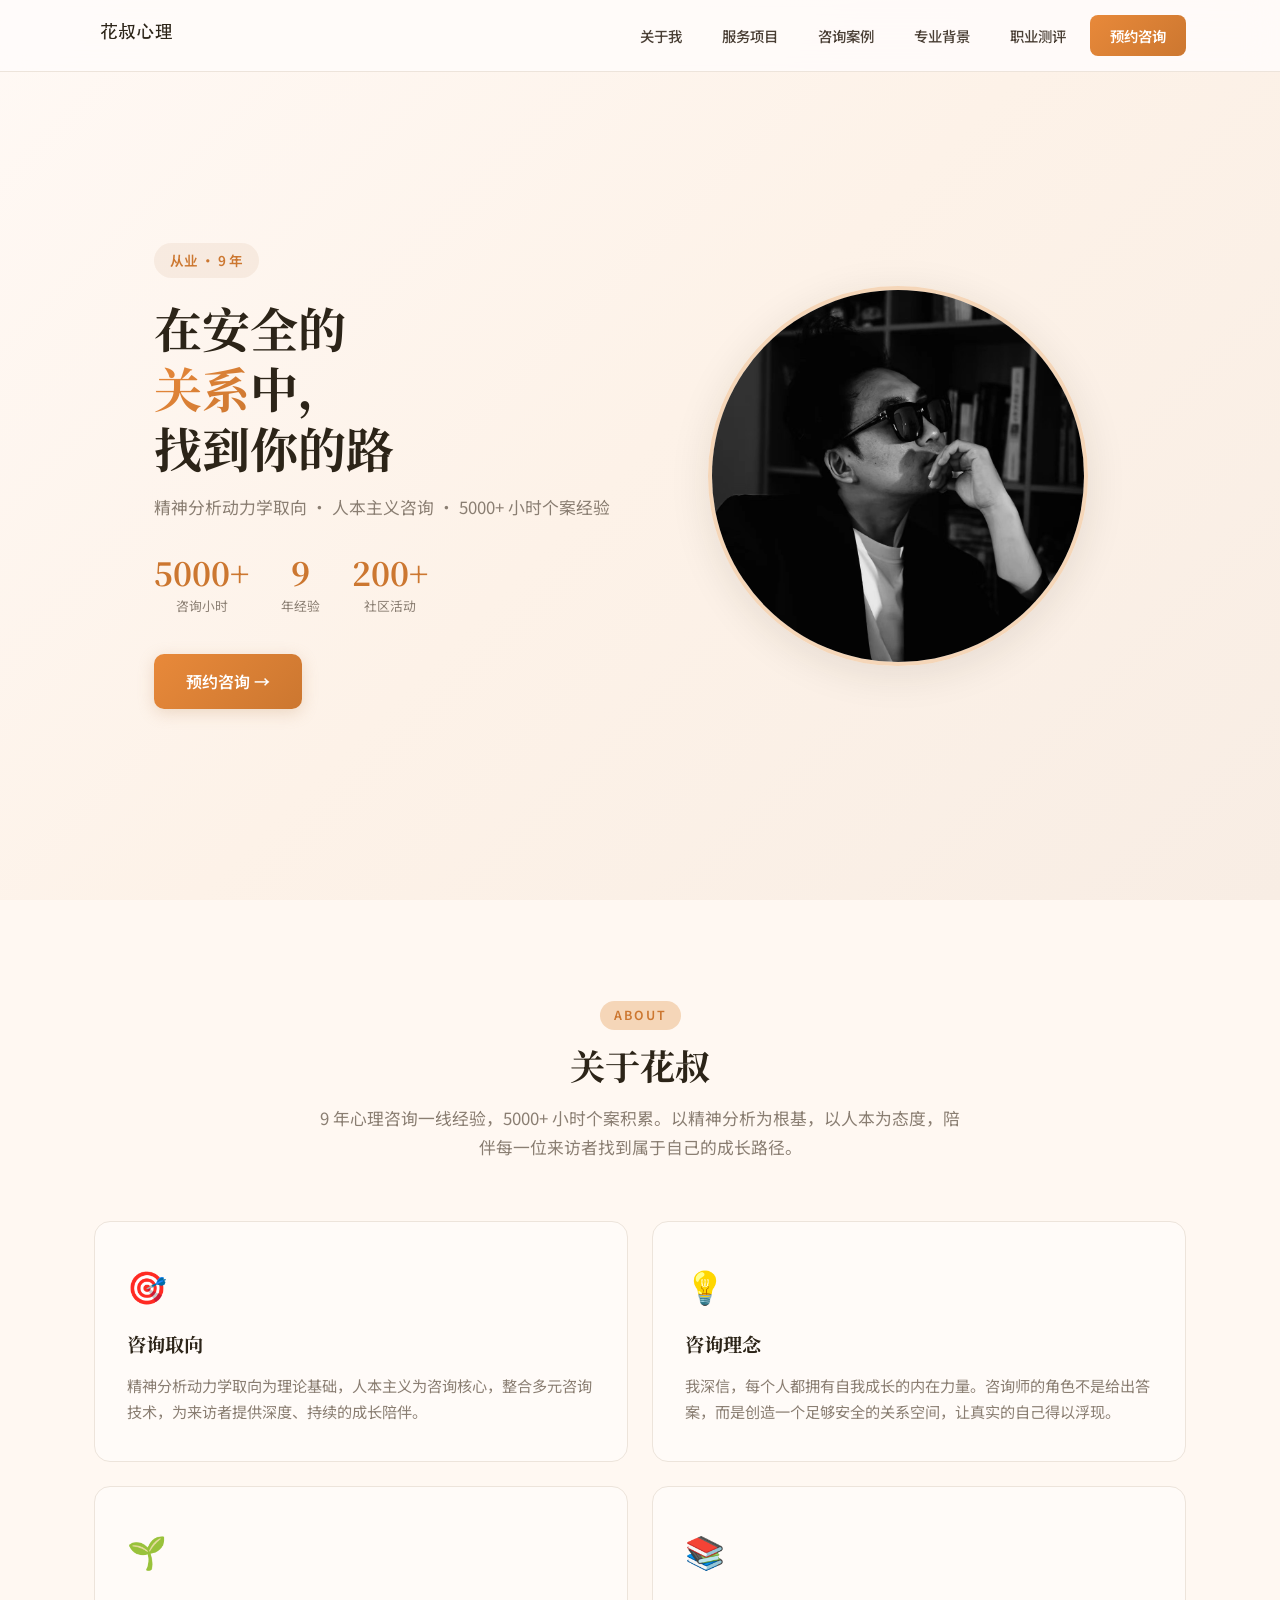
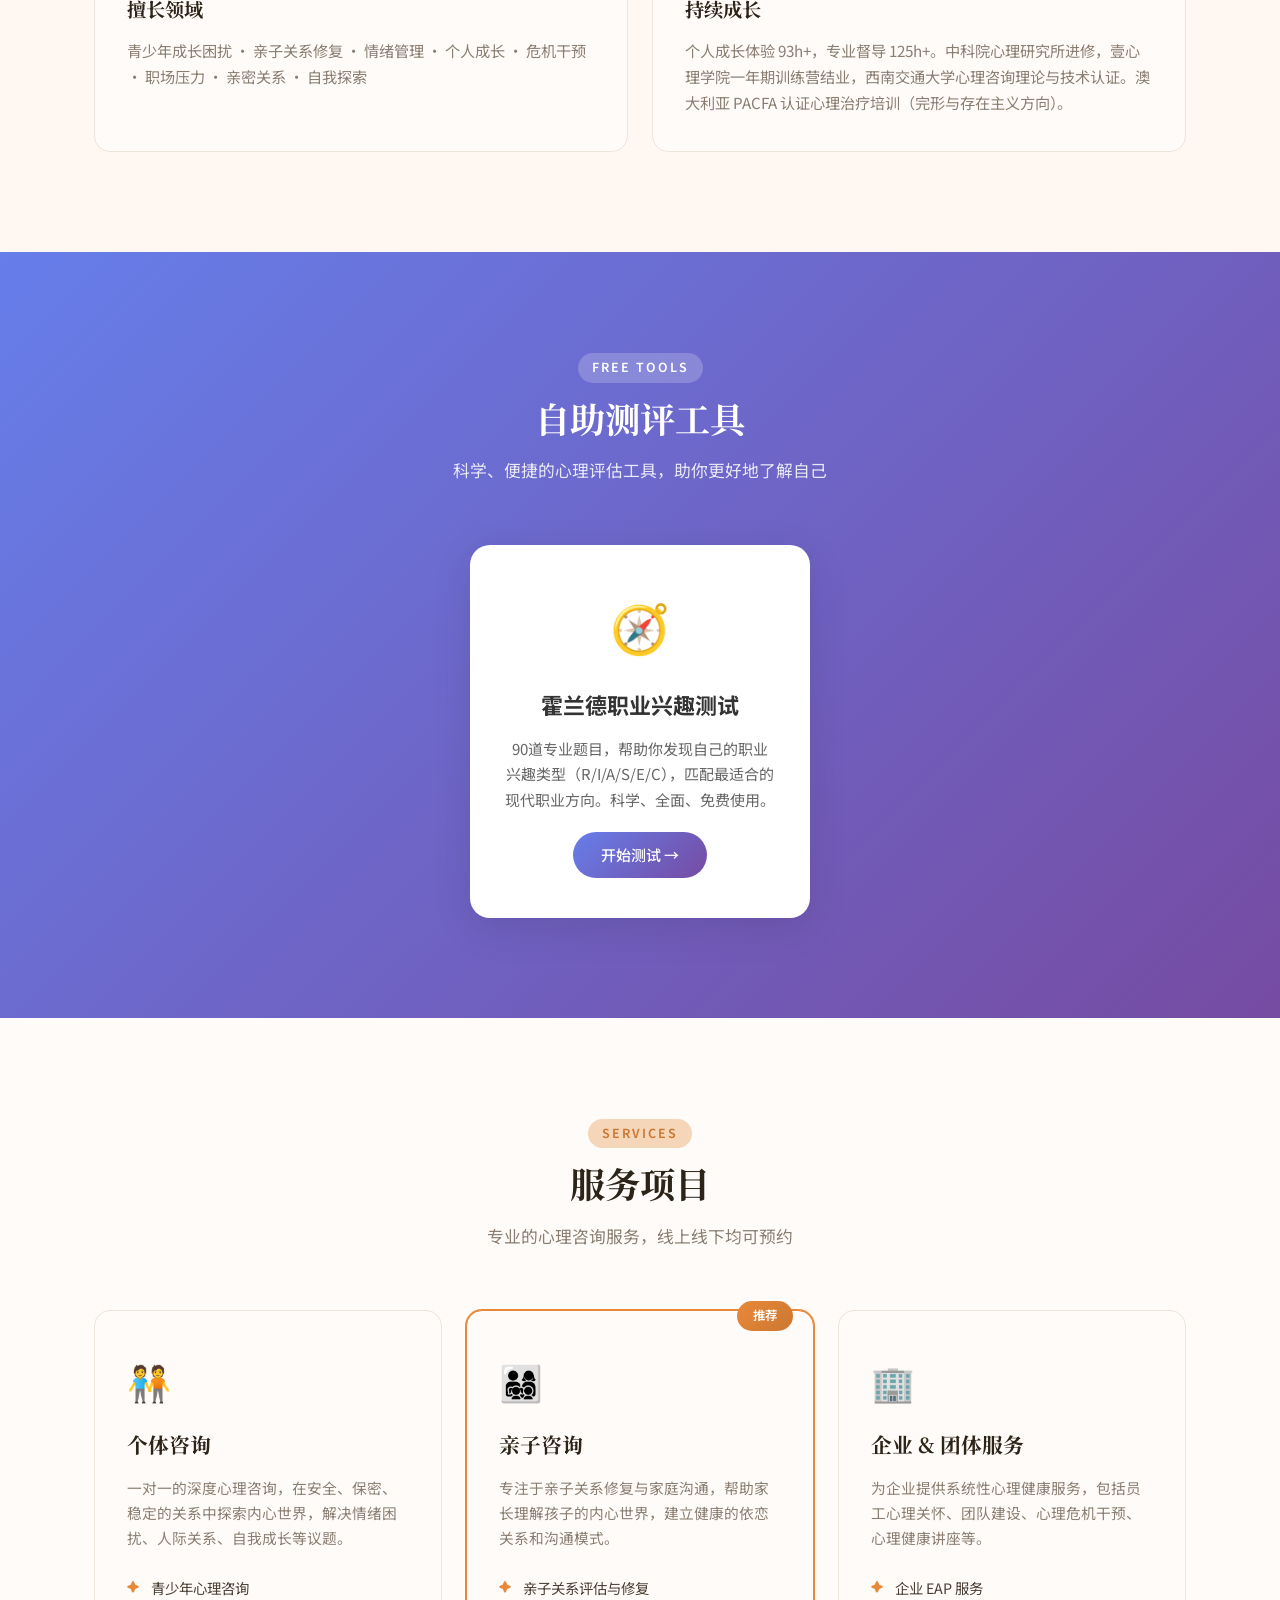
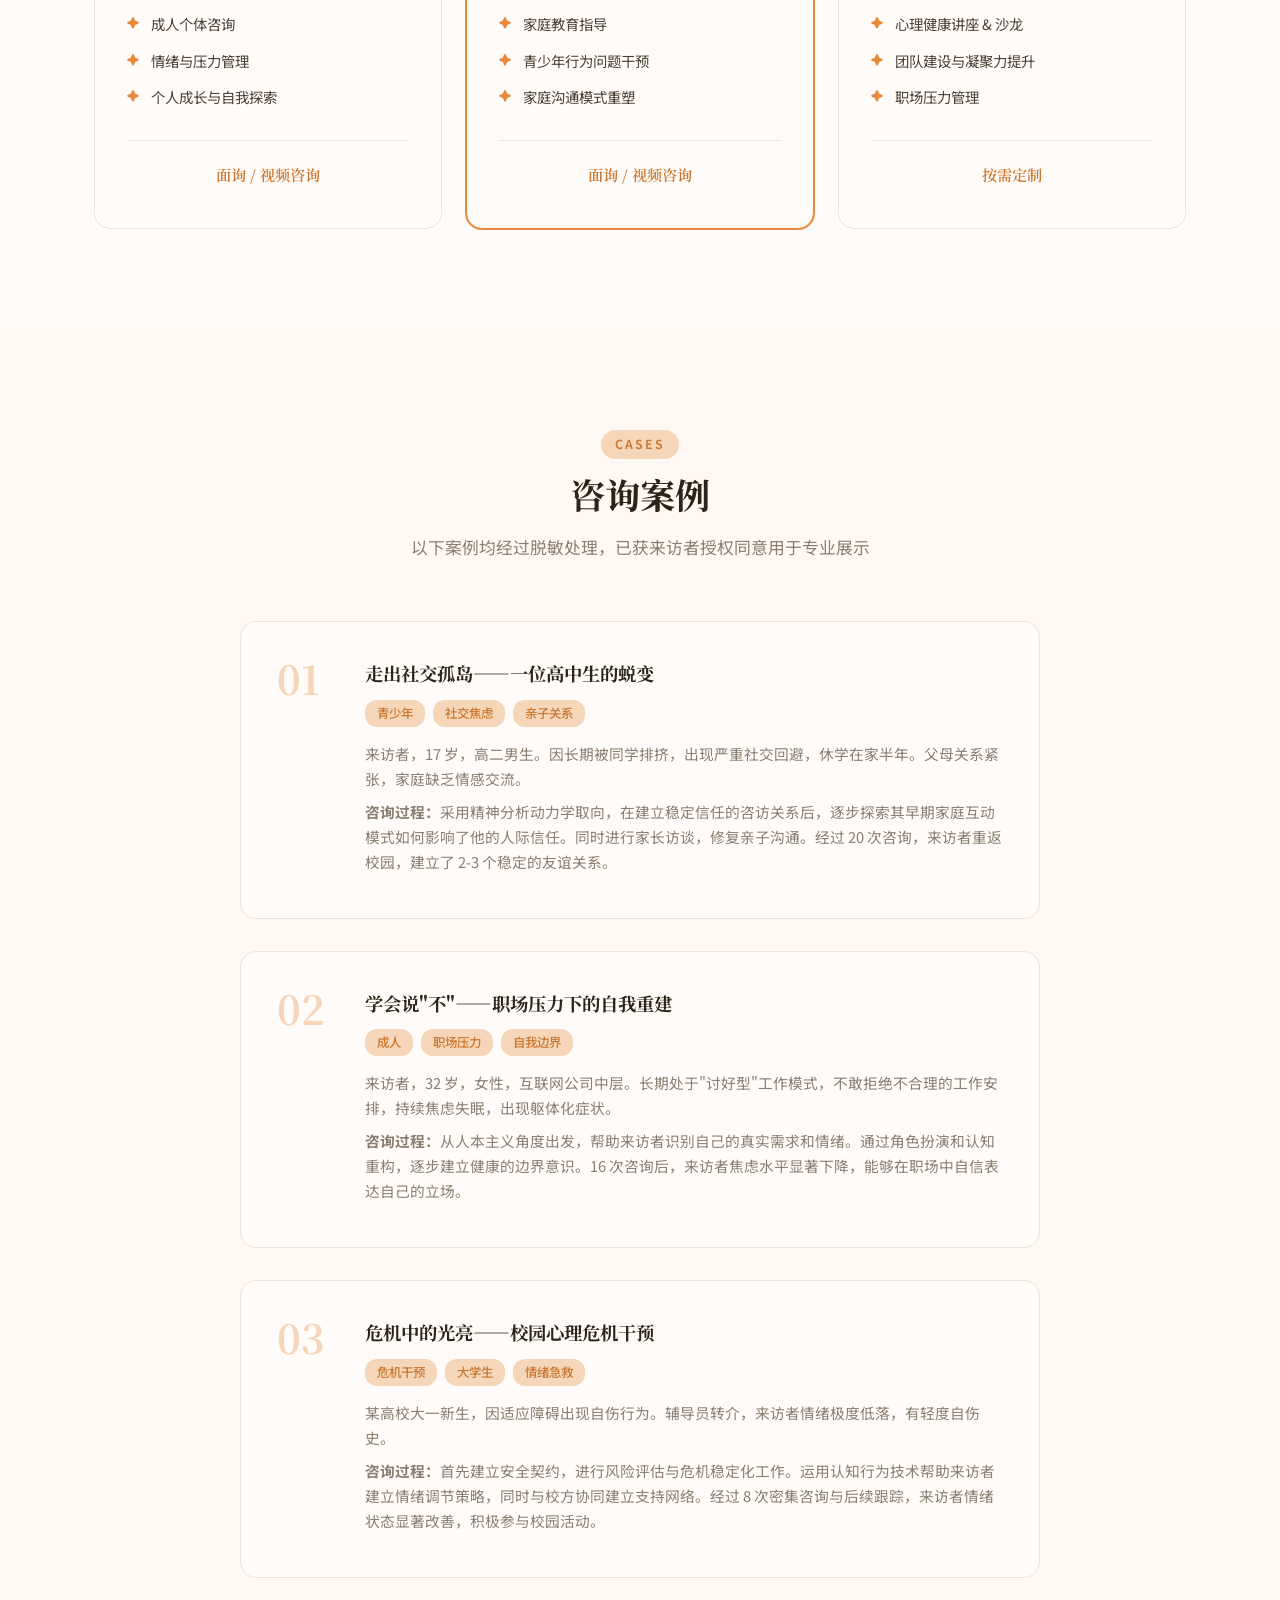
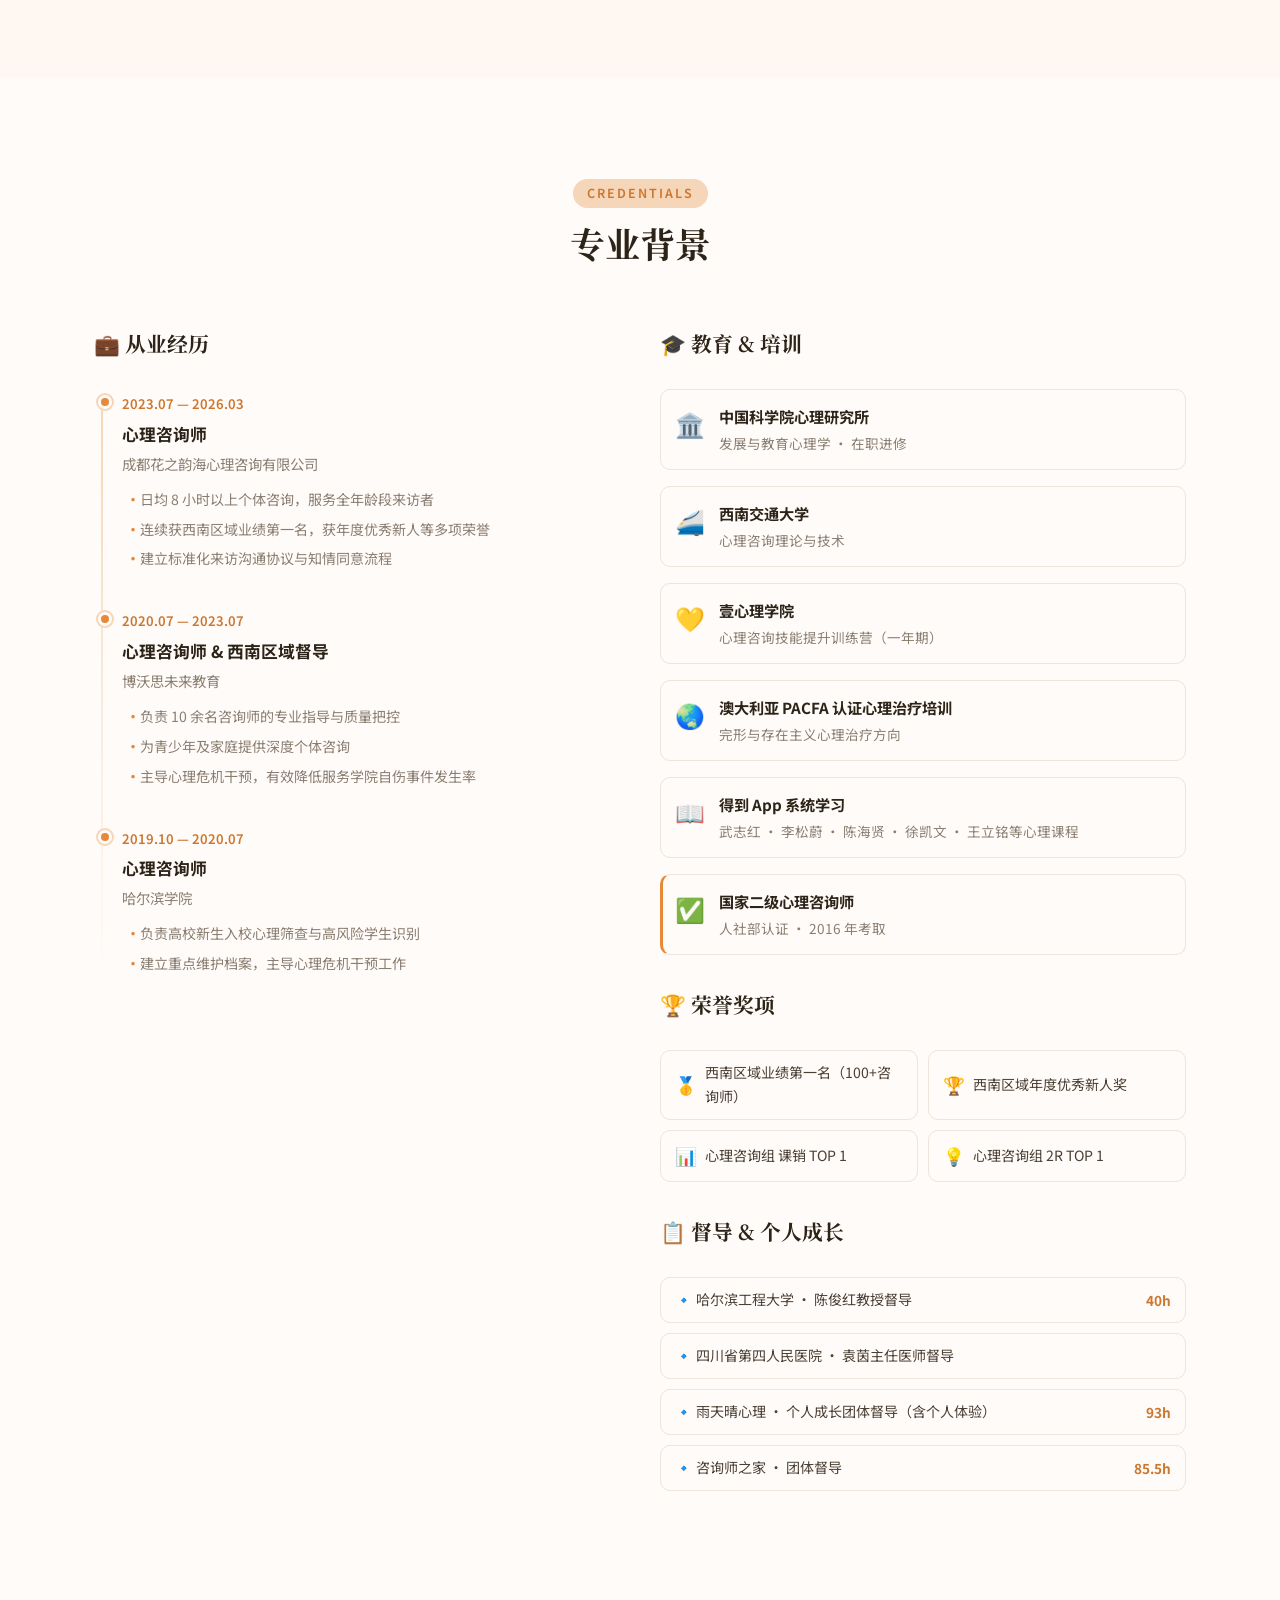
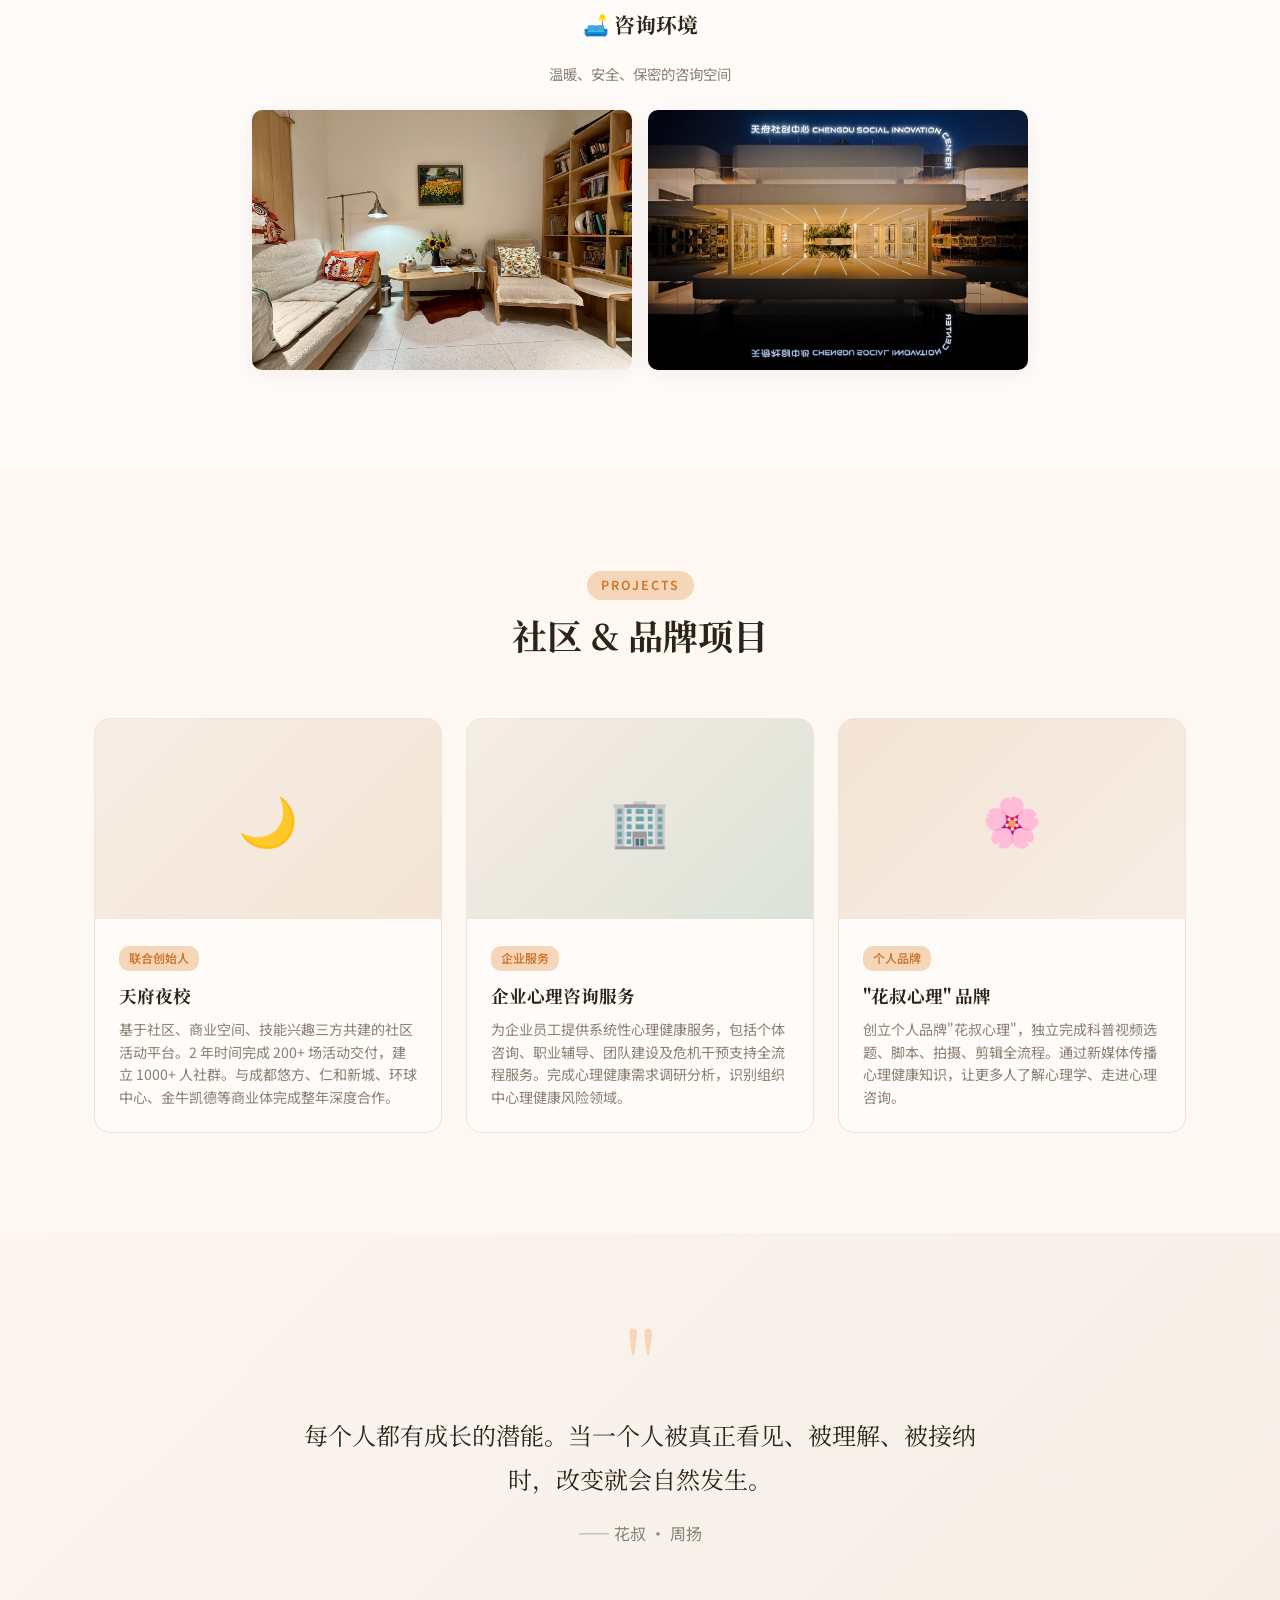
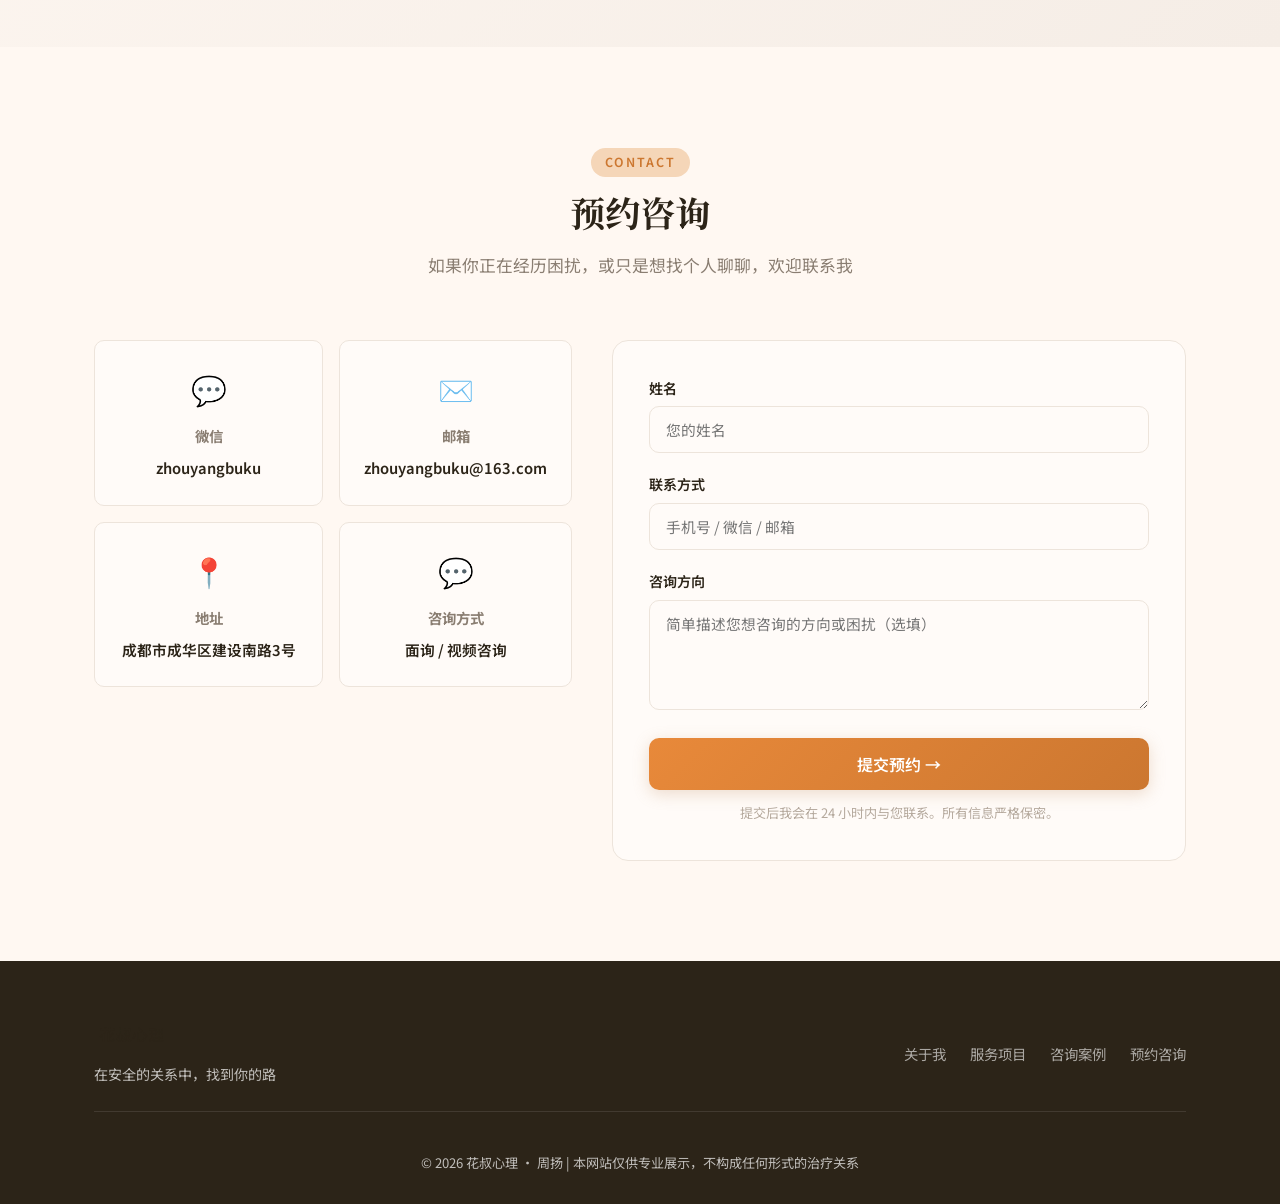
<file: index.html>
<!DOCTYPE html>
<html lang="zh-CN">
<head>
    <meta charset="UTF-8">
    <meta name="viewport" content="width=device-width, initial-scale=1.0">
    <title>花叔心理 · 周扬 | 心理咨询</title>
    <meta name="description" content="花叔心理 · 周扬——9年心理咨询经验，精神分析动力学取向，人本主义咨询风格。专注青少年成长、亲子关系、危机干预。">
    <link rel="stylesheet" href="assets/style.css">
    <link rel="preconnect" href="https://fonts.googleapis.com">
    <link rel="preconnect" href="https://fonts.gstatic.com" crossorigin>
    <link href="https://fonts.googleapis.com/css2?family=Noto+Sans+SC:wght@300;400;500;700;900&family=Noto+Serif+SC:wght@400;600;700&display=swap" rel="stylesheet">
</head>
<body>
    <!-- Navigation -->
    <nav class="navbar" id="navbar">
        <div class="container nav-container">
            <a href="#" class="nav-logo">
                <img src="images/logo.png" alt="花叔心理" style="height: 40px; width: auto;">
            </a>
            <button class="nav-toggle" id="navToggle" aria-label="菜单">
                <span></span><span></span><span></span>
            </button>
            <ul class="nav-menu" id="navMenu">
                <li><a href="#about" class="nav-link">关于我</a></li>
                <li><a href="#services" class="nav-link">服务项目</a></li>
                <li><a href="#cases" class="nav-link">咨询案例</a></li>
                <li><a href="#experience" class="nav-link">专业背景</a></li>
                <li><a href="tools/holland-test/" class="nav-link">职业测评</a></li>
                <li><a href="#contact" class="nav-link nav-cta">预约咨询</a></li>
            </ul>
        </div>
    </nav>

    <!-- Hero -->
    <section class="hero" id="home">
        <div class="hero-bg"></div>
        <div class="container hero-container">
            <div class="hero-content">
                <div class="hero-badge">从业 · 9 年</div>
                <h1 class="hero-title">
                    在安全的<br>
                    <span class="highlight-text">关系</span>中，<br>
                    找到你的路
                </h1>
                <p class="hero-subtitle">
                    精神分析动力学取向 · 人本主义咨询 · 5000+ 小时个案经验
                </p>
                <div class="hero-stats">
                    <div class="hero-stat">
                        <span class="hero-stat-num">5000+</span>
                        <span class="hero-stat-label">咨询小时</span>
                    </div>
                    <div class="hero-stat">
                        <span class="hero-stat-num">9</span>
                        <span class="hero-stat-label">年经验</span>
                    </div>
                    <div class="hero-stat">
                        <span class="hero-stat-num">200+</span>
                        <span class="hero-stat-label">社区活动</span>
                    </div>
                </div>
                <a href="#contact" class="btn btn-primary">预约咨询 →</a>
            </div>
            <div class="hero-image">
                <img src="images/hero.jpg" alt="周扬 · 花叔心理" class="hero-photo">
            </div>
        </div>
    </section>

    <!-- About -->
    <section class="section about" id="about">
        <div class="container">
            <div class="section-header">
                <span class="section-tag">About</span>
                <h2 class="section-title">关于花叔</h2>
                <p class="section-desc">9 年心理咨询一线经验，5000+ 小时个案积累。以精神分析为根基，以人本为态度，陪伴每一位来访者找到属于自己的成长路径。</p>
            </div>
            <div class="about-grid">
                <div class="about-card">
                    <div class="about-card-icon">🎯</div>
                    <h3>咨询取向</h3>
                    <p>精神分析动力学取向为理论基础，人本主义为咨询核心，整合多元咨询技术，为来访者提供深度、持续的成长陪伴。</p>
                </div>
                <div class="about-card">
                    <div class="about-card-icon">💡</div>
                    <h3>咨询理念</h3>
                    <p>我深信，每个人都拥有自我成长的内在力量。咨询师的角色不是给出答案，而是创造一个足够安全的关系空间，让真实的自己得以浮现。</p>
                </div>
                <div class="about-card">
                    <div class="about-card-icon">🌱</div>
                    <h3>擅长领域</h3>
                    <p>青少年成长困扰 · 亲子关系修复 · 情绪管理 · 个人成长 · 危机干预 · 职场压力 · 亲密关系 · 自我探索</p>
                </div>
                <div class="about-card">
                    <div class="about-card-icon">📚</div>
                    <h3>持续成长</h3>
                    <p>个人成长体验 93h+，专业督导 125h+。中科院心理研究所进修，壹心理学院一年期训练营结业，西南交通大学心理咨询理论与技术认证。澳大利亚 PACFA 认证心理治疗培训（完形与存在主义方向）。</p>
                </div>
            </div>
        </div>
    </section>

    <!-- Tools -->
    <section class="section" id="tools" style="padding: 100px 0; background: linear-gradient(135deg, #667eea 0%, #764ba2 100%);">
        <div class="container" style="text-align: center;">
            <div class="section-header">
                <span class="section-tag" style="background: rgba(255,255,255,0.2); color: #fff;">Free Tools</span>
                <h2 class="section-title" style="color: #fff;">自助测评工具</h2>
                <p class="section-desc" style="color: rgba(255,255,255,0.85);">科学、便捷的心理评估工具，助你更好地了解自己</p>
            </div>
            <div style="display: flex; justify-content: center; gap: 30px; flex-wrap: wrap; margin-top: 50px;">
                <a href="tools/holland-test/" style="display: block; background: #fff; border-radius: 20px; padding: 40px 35px; max-width: 340px; width: 100%; text-decoration: none; box-shadow: 0 10px 40px rgba(0,0,0,0.1); transition: transform 0.3s, box-shadow 0.3s;" onmouseover="this.style.transform='translateY(-8px)';this.style.boxShadow='0 20px 60px rgba(0,0,0,0.2)'" onmouseout="this.style.transform='';this.style.boxShadow='0 10px 40px rgba(0,0,0,0.1)'">
                    <div style="font-size: 48px; margin-bottom: 20px;">🧭</div>
                    <h3 style="font-size: 22px; font-weight: 700; color: #333; margin-bottom: 12px;">霍兰德职业兴趣测试</h3>
                    <p style="font-size: 15px; color: #666; line-height: 1.7; margin-bottom: 20px;">90道专业题目，帮助你发现自己的职业兴趣类型（R/I/A/S/E/C），匹配最适合的现代职业方向。科学、全面、免费使用。</p>
                    <span style="display: inline-block; background: linear-gradient(135deg, #667eea, #764ba2); color: #fff; padding: 10px 28px; border-radius: 25px; font-size: 15px; font-weight: 500;">开始测试 →</span>
                </a>
            </div>
        </div>
    </section>

    <!-- Services -->
    <section class="section services" id="services">
        <div class="container">
            <div class="section-header">
                <span class="section-tag">Services</span>
                <h2 class="section-title">服务项目</h2>
                <p class="section-desc">专业的心理咨询服务，线上线下均可预约</p>
            </div>
            <div class="services-grid">
                <div class="service-card">
                    <div class="service-card-header">
                        <div class="service-icon">🧑‍🤝‍🧑</div>
                        <h3>个体咨询</h3>
                    </div>
                    <p class="service-desc">一对一的深度心理咨询，在安全、保密、稳定的关系中探索内心世界，解决情绪困扰、人际关系、自我成长等议题。</p>
                    <ul class="service-features">
                        <li>青少年心理咨询</li>
                        <li>成人个体咨询</li>
                        <li>情绪与压力管理</li>
                        <li>个人成长与自我探索</li>
                    </ul>
                    <div class="service-price">
                        <span class="price">面询 / 视频咨询</span>
                    </div>
                </div>
                <div class="service-card featured">
                    <div class="service-badge">推荐</div>
                    <div class="service-card-header">
                        <div class="service-icon">👨‍👩‍👧‍👦</div>
                        <h3>亲子咨询</h3>
                    </div>
                    <p class="service-desc">专注于亲子关系修复与家庭沟通，帮助家长理解孩子的内心世界，建立健康的依恋关系和沟通模式。</p>
                    <ul class="service-features">
                        <li>亲子关系评估与修复</li>
                        <li>家庭教育指导</li>
                        <li>青少年行为问题干预</li>
                        <li>家庭沟通模式重塑</li>
                    </ul>
                    <div class="service-price">
                        <span class="price">面询 / 视频咨询</span>
                    </div>
                </div>
                <div class="service-card">
                    <div class="service-card-header">
                        <div class="service-icon">🏢</div>
                        <h3>企业 & 团体服务</h3>
                    </div>
                    <p class="service-desc">为企业提供系统性心理健康服务，包括员工心理关怀、团队建设、心理危机干预、心理健康讲座等。</p>
                    <ul class="service-features">
                        <li>企业 EAP 服务</li>
                        <li>心理健康讲座 & 沙龙</li>
                        <li>团队建设与凝聚力提升</li>
                        <li>职场压力管理</li>
                    </ul>
                    <div class="service-price">
                        <span class="price">按需定制</span>
                    </div>
                </div>
            </div>
        </div>
    </section>

    <!-- Cases -->
    <section class="section cases" id="cases">
        <div class="container">
            <div class="section-header">
                <span class="section-tag">Cases</span>
                <h2 class="section-title">咨询案例</h2>
                <p class="section-desc">以下案例均经过脱敏处理，已获来访者授权同意用于专业展示</p>
            </div>
            <div class="cases-list">
                <div class="case-card">
                    <div class="case-number">01</div>
                    <div class="case-content">
                        <h3>走出社交孤岛——一位高中生的蜕变</h3>
                        <div class="case-tags">
                            <span>青少年</span>
                            <span>社交焦虑</span>
                            <span>亲子关系</span>
                        </div>
                        <p>来访者，17 岁，高二男生。因长期被同学排挤，出现严重社交回避，休学在家半年。父母关系紧张，家庭缺乏情感交流。</p>
                        <p><strong>咨询过程：</strong>采用精神分析动力学取向，在建立稳定信任的咨访关系后，逐步探索其早期家庭互动模式如何影响了他的人际信任。同时进行家长访谈，修复亲子沟通。经过 20 次咨询，来访者重返校园，建立了 2-3 个稳定的友谊关系。</p>
                    </div>
                </div>
                <div class="case-card">
                    <div class="case-number">02</div>
                    <div class="case-content">
                        <h3>学会说"不"——职场压力下的自我重建</h3>
                        <div class="case-tags">
                            <span>成人</span>
                            <span>职场压力</span>
                            <span>自我边界</span>
                        </div>
                        <p>来访者，32 岁，女性，互联网公司中层。长期处于"讨好型"工作模式，不敢拒绝不合理的工作安排，持续焦虑失眠，出现躯体化症状。</p>
                        <p><strong>咨询过程：</strong>从人本主义角度出发，帮助来访者识别自己的真实需求和情绪。通过角色扮演和认知重构，逐步建立健康的边界意识。16 次咨询后，来访者焦虑水平显著下降，能够在职场中自信表达自己的立场。</p>
                    </div>
                </div>
                <div class="case-card">
                    <div class="case-number">03</div>
                    <div class="case-content">
                        <h3>危机中的光亮——校园心理危机干预</h3>
                        <div class="case-tags">
                            <span>危机干预</span>
                            <span>大学生</span>
                            <span>情绪急救</span>
                        </div>
                        <p>某高校大一新生，因适应障碍出现自伤行为。辅导员转介，来访者情绪极度低落，有轻度自伤史。</p>
                        <p><strong>咨询过程：</strong>首先建立安全契约，进行风险评估与危机稳定化工作。运用认知行为技术帮助来访者建立情绪调节策略，同时与校方协同建立支持网络。经过 8 次密集咨询与后续跟踪，来访者情绪状态显著改善，积极参与校园活动。</p>
                    </div>
                </div>
            </div>
        </div>
    </section>

    <!-- Experience & Credentials -->
    <section class="section experience" id="experience">
        <div class="container">
            <div class="section-header">
                <span class="section-tag">Credentials</span>
                <h2 class="section-title">专业背景</h2>
            </div>
            <div class="exp-grid">
                <div class="exp-column">
                    <h3 class="exp-column-title">💼 从业经历</h3>
                    <div class="timeline">
                        <div class="timeline-item">
                            <div class="timeline-dot"></div>
                            <div class="timeline-content">
                                <span class="timeline-date">2023.07 — 2026.03</span>
                                <h4>心理咨询师</h4>
                                <p>成都花之韵海心理咨询有限公司</p>
                                <ul>
                                    <li>日均 8 小时以上个体咨询，服务全年龄段来访者</li>
                                    <li>连续获西南区域业绩第一名，获年度优秀新人等多项荣誉</li>
                                    <li>建立标准化来访沟通协议与知情同意流程</li>
                                </ul>
                            </div>
                        </div>
                        <div class="timeline-item">
                            <div class="timeline-dot"></div>
                            <div class="timeline-content">
                                <span class="timeline-date">2020.07 — 2023.07</span>
                                <h4>心理咨询师 &amp; 西南区域督导</h4>
                                <p>博沃思未来教育</p>
                                <ul>
                                    <li>负责 10 余名咨询师的专业指导与质量把控</li>
                                    <li>为青少年及家庭提供深度个体咨询</li>
                                    <li>主导心理危机干预，有效降低服务学院自伤事件发生率</li>
                                </ul>
                            </div>
                        </div>
                        <div class="timeline-item">
                            <div class="timeline-dot"></div>
                            <div class="timeline-content">
                                <span class="timeline-date">2019.10 — 2020.07</span>
                                <h4>心理咨询师</h4>
                                <p>哈尔滨学院</p>
                                <ul>
                                    <li>负责高校新生入校心理筛查与高风险学生识别</li>
                                    <li>建立重点维护档案，主导心理危机干预工作</li>
                                </ul>
                            </div>
                        </div>
                    </div>
                </div>
                <div class="exp-column">
                    <h3 class="exp-column-title">🎓 教育 & 培训</h3>
                    <div class="cred-list">
                        <div class="cred-item">
                            <div class="cred-icon">🏛️</div>
                            <div>
                                <h4>中国科学院心理研究所</h4>
                                <p>发展与教育心理学 · 在职进修</p>
                            </div>
                        </div>
                        <div class="cred-item">
                            <div class="cred-icon">🚄</div>
                            <div>
                                <h4>西南交通大学</h4>
                                <p>心理咨询理论与技术</p>
                            </div>
                        </div>
                        <div class="cred-item">
                            <div class="cred-icon">💛</div>
                            <div>
                                <h4>壹心理学院</h4>
                                <p>心理咨询技能提升训练营（一年期）</p>
                            </div>
                        </div>
                        <div class="cred-item">
                            <div class="cred-icon">🌏</div>
                            <div>
                                <h4>澳大利亚 PACFA 认证心理治疗培训</h4>
                                <p>完形与存在主义心理治疗方向</p>
                            </div>
                        </div>
                        <div class="cred-item">
                            <div class="cred-icon">📖</div>
                            <div>
                                <h4>得到 App 系统学习</h4>
                                <p>武志红 · 李松蔚 · 陈海贤 · 徐凯文 · 王立铭等心理课程</p>
                            </div>
                        </div>
                        <div class="cred-item" style="border-left: 3px solid var(--primary); padding-left: 12px;">
                            <div class="cred-icon">✅</div>
                            <div>
                                <h4>国家二级心理咨询师</h4>
                                <p>人社部认证 · 2016 年考取</p>
                            </div>
                        </div>
                    </div>

                    <h3 class="exp-column-title" style="margin-top: 2rem;">🏆 荣誉奖项</h3>
                    <div class="awards-grid">
                        <div class="award-item">
                            <span class="award-icon">🥇</span>
                            <span>西南区域业绩第一名（100+咨询师）</span>
                        </div>
                        <div class="award-item">
                            <span class="award-icon">🏆</span>
                            <span>西南区域年度优秀新人奖</span>
                        </div>
                        <div class="award-item">
                            <span class="award-icon">📊</span>
                            <span>心理咨询组 课销 TOP 1</span>
                        </div>
                        <div class="award-item">
                            <span class="award-icon">💡</span>
                            <span>心理咨询组 2R TOP 1</span>
                        </div>
                    </div>

                    <h3 class="exp-column-title" style="margin-top: 2rem;">📋 督导 & 个人成长</h3>
                    <div class="supervision-list">
                        <div class="supervision-item">
                            <span>🔹 哈尔滨工程大学 · 陈俊红教授督导</span>
                            <span class="sup-hours">40h</span>
                        </div>
                        <div class="supervision-item">
                            <span>🔹 四川省第四人民医院 · 袁茵主任医师督导</span>
                        </div>
                        <div class="supervision-item">
                            <span>🔹 雨天晴心理 · 个人成长团体督导（含个人体验）</span>
                            <span class="sup-hours">93h</span>
                        </div>
                        <div class="supervision-item">
                            <span>🔹 咨询师之家 · 团体督导</span>
                            <span class="sup-hours">85.5h</span>
                        </div>
                    </div>
                </div>
            </div>
        </div>
    </section>

    <!-- 咨询环境 -->
    <section class="section" id="environment" style="padding-top: 0;">
        <div class="container">
            <div class="room-section" style="margin-top: 1rem;">
                <h3 style="font-family: var(--font-display); font-size: 1.3rem; text-align: center; margin-bottom: 1.2rem; color: var(--text-dark);">🛋️ 咨询环境</h3>
                <p style="text-align: center; color: var(--text-light); margin-bottom: 1.5rem; font-size: 0.9rem;">温暖、安全、保密的咨询空间</p>
                <div style="display: flex; gap: 16px; flex-wrap: wrap; justify-content: center;">
                    <div style="flex: 0 1 380px; border-radius: var(--radius-sm); overflow: hidden; box-shadow: var(--shadow);">
                        <img src="images/room1.jpg" alt="咨询室环境" style="width: 100%; height: 260px; object-fit: cover; cursor: pointer;" onclick="openModal(this.src)">
                    </div>
                    <div style="flex: 0 1 380px; border-radius: var(--radius-sm); overflow: hidden; box-shadow: var(--shadow);">
                        <img src="images/room2.jpg" alt="咨询室环境" style="width: 100%; height: 260px; object-fit: cover; cursor: pointer;" onclick="openModal(this.src)">
                    </div>
                </div>
            </div>
        </div>
    </section>

    <!-- Community Projects -->
    <section class="section community">
        <div class="container">
            <div class="section-header">
                <span class="section-tag">Projects</span>
                <h2 class="section-title">社区 & 品牌项目</h2>
            </div>
            <div class="projects-grid">
                <div class="project-card">
                    <div class="project-img project-placeholder" style="background: linear-gradient(135deg, #C4956A22, #D4A57444); display: flex; align-items: center; justify-content: center; min-height: 200px;">
                        <span style="font-size: 3rem;">🌙</span>
                    </div>
                    <div class="project-info">
                        <div class="project-tag">联合创始人</div>
                        <h3>天府夜校</h3>
                        <p>基于社区、商业空间、技能兴趣三方共建的社区活动平台。2 年时间完成 200+ 场活动交付，建立 1000+ 人社群。与成都悠方、仁和新城、环球中心、金牛凯德等商业体完成整年深度合作。</p>
                    </div>
                </div>
                <div class="project-card">
                    <div class="project-img project-placeholder" style="background: linear-gradient(135deg, #C4956A22, #7A9E7E44); display: flex; align-items: center; justify-content: center; min-height: 200px;">
                        <span style="font-size: 3rem;">🏢</span>
                    </div>
                    <div class="project-info">
                        <div class="project-tag">企业服务</div>
                        <h3>企业心理咨询服务</h3>
                        <p>为企业员工提供系统性心理健康服务，包括个体咨询、职业辅导、团队建设及危机干预支持全流程服务。完成心理健康需求调研分析，识别组织中心理健康风险领域。</p>
                    </div>
                </div>
                <div class="project-card">
                    <div class="project-img project-placeholder" style="background: linear-gradient(135deg, #D4A57444, #C4956A22); display: flex; align-items: center; justify-content: center; min-height: 200px;">
                        <span style="font-size: 3rem;">🌸</span>
                    </div>
                    <div class="project-info">
                        <div class="project-tag">个人品牌</div>
                        <h3>"花叔心理" 品牌</h3>
                        <p>创立个人品牌"花叔心理"，独立完成科普视频选题、脚本、拍摄、剪辑全流程。通过新媒体传播心理健康知识，让更多人了解心理学、走进心理咨询。</p>
                    </div>
                </div>
            </div>
        </div>
    </section>

    <!-- Quote -->
    <section class="section quote-section">
        <div class="container">
            <blockquote class="quote-block">
                <div class="quote-mark">"</div>
                <p class="quote-text">每个人都有成长的潜能。当一个人被真正看见、被理解、被接纳时，改变就会自然发生。</p>
                <cite class="quote-author">—— 花叔 · 周扬</cite>
            </blockquote>
        </div>
    </section>

    <!-- Contact -->
    <section class="section contact" id="contact">
        <div class="container">
            <div class="section-header">
                <span class="section-tag">Contact</span>
                <h2 class="section-title">预约咨询</h2>
                <p class="section-desc">如果你正在经历困扰，或只是想找个人聊聊，欢迎联系我</p>
            </div>
            <div class="contact-grid">
                <div class="contact-info">
                    <div class="contact-card">
                        <div class="contact-icon">💬</div>
                        <h4>微信</h4>
                        <a>zhouyangbuku</a>
                    </div>
                    <div class="contact-card">
                        <div class="contact-icon">✉️</div>
                        <h4>邮箱</h4>
                        <a href="mailto:zhouyangbuku@163.com">zhouyangbuku@163.com</a>
                    </div>
                    <div class="contact-card">
                        <div class="contact-icon">📍</div>
                        <h4>地址</h4>
                        <p>成都市成华区建设南路3号</p>
                    </div>
                    <div class="contact-card">
                        <div class="contact-icon">💬</div>
                        <h4>咨询方式</h4>
                        <p>面询 / 视频咨询</p>
                    </div>
                </div>
                <div class="contact-form-wrapper">
                    <form class="contact-form" id="contactForm">
                        <div class="form-group">
                            <label for="name">姓名</label>
                            <input type="text" id="name" name="name" required placeholder="您的姓名">
                        </div>
                        <div class="form-group">
                            <label for="contactWay">联系方式</label>
                            <input type="text" id="contactWay" name="contact" required placeholder="手机号 / 微信 / 邮箱">
                        </div>
                        <div class="form-group">
                            <label for="message">咨询方向</label>
                            <textarea id="message" name="message" rows="4" placeholder="简单描述您想咨询的方向或困扰（选填）"></textarea>
                        </div>
                        <button type="submit" class="btn btn-primary btn-full">提交预约 →</button>
                        <p class="form-note">提交后我会在 24 小时内与您联系。所有信息严格保密。</p>
                    </form>
                </div>
            </div>
        </div>
    </section>

    <!-- Footer -->
    <footer class="footer">
        <div class="container">
            <div class="footer-content">
                <div class="footer-brand">
                    <img src="images/logo.png" alt="花叔心理" style="height: 36px; width: auto;">
                    <p>在安全的关系中，找到你的路</p>
                </div>
                <div class="footer-links">
                    <a href="#about">关于我</a>
                    <a href="#services">服务项目</a>
                    <a href="#cases">咨询案例</a>
                    <a href="#contact">预约咨询</a>
                </div>
            </div>
            <div class="footer-bottom">
                <p>&copy; 2026 花叔心理 · 周扬 | 本网站仅供专业展示，不构成任何形式的治疗关系</p>
            </div>
        </div>
    </footer>

    <div class="modal" id="galleryModal">
        <button class="modal-close">&times;</button>
        <img class="modal-content" id="modalImg">
    </div>

    <script>
        function openModal(src) {
            const modal = document.getElementById('galleryModal');
            const modalImg = document.getElementById('modalImg');
            if (modal && modalImg) {
                modal.classList.add('active');
                modalImg.src = src;
                document.body.style.overflow = 'hidden';
            }
        }
    </script>

    <script src="assets/script.js"></script>
</body>
</html>
</file>
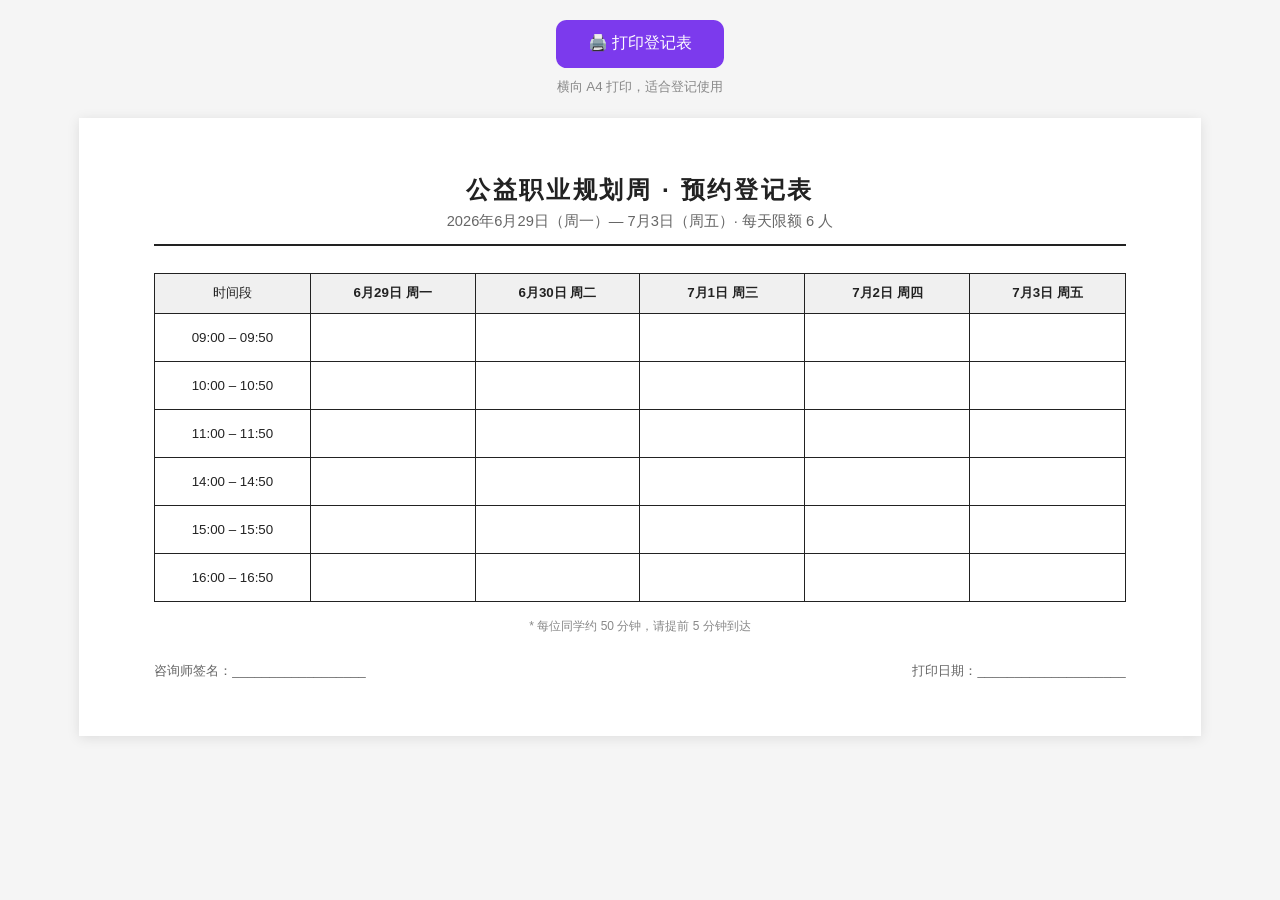
<file: tools/booking/index.html>
<!doctype html>
<html lang="zh-CN">
<head>
<meta charset="UTF-8">
<meta name="viewport" content="width=device-width, initial-scale=1.0">
<title>公益职业规划周 · 预约登记表</title>
<style>
  @page { size: A4 landscape; margin: 12mm; }
  * { box-sizing: border-box; margin: 0; padding: 0; }
  body { font-family: -apple-system, BlinkMacSystemFont, "PingFang SC", "Microsoft YaHei", sans-serif; color: #222; background: #f5f5f5; padding: 20px; }
  .page { max-width: 297mm; margin: 0 auto; background: #fff; padding: 15mm 20mm; box-shadow: 0 2px 12px rgba(0,0,0,0.1); }
  h1 { text-align: center; font-size: 18pt; margin-bottom: 4pt; letter-spacing: 2pt; }
  .subtitle { text-align: center; color: #666; font-size: 11pt; margin-bottom: 20pt; border-bottom: 2px solid #222; padding-bottom: 10pt; }
  table { width: 100%; border-collapse: collapse; }
  th, td { border: 1px solid #222; padding: 8pt 6pt; text-align: center; font-size: 10pt; }
  th { background: #f0f0f0; font-weight: 600; }
  td { height: 36pt; }
  .time-col { width: 16%; font-weight: 500; }
  .sign-col { width: 17%; }
  .date-hdr { width: 17%; }
  .slot-note { text-align: center; margin-top: 12pt; font-size: 9pt; color: #888; }
  .footer { margin-top: 20pt; display: flex; justify-content: space-between; font-size: 10pt; color: #666; }
  @media print {
    body { background: #fff; padding: 0; }
    .page { box-shadow: none; padding: 0; max-width: 100%; }
    .no-print { display: none !important; }
  }
  .no-print { text-align: center; margin-bottom: 16pt; }
  .no-print button { background: #7c3aed; color: #fff; border: none; border-radius: 8pt; padding: 10pt 24pt; font-size: 12pt; cursor: pointer; }
  .no-print button:hover { background: #6d28d9; }
</style>
</head>
<body>

<div class="no-print">
  <button onclick="window.print()">🖨️ 打印登记表</button>
  <p style="margin-top:8pt;color:#888;font-size:10pt">横向 A4 打印，适合登记使用</p>
</div>

<div class="page">
  <h1>公益职业规划周 · 预约登记表</h1>
  <p class="subtitle">2026年6月29日（周一）— 7月3日（周五）· 每天限额 6 人</p>

  <table>
    <thead>
      <tr>
        <th class="time-col">时间段</th>
        <th class="date-hdr">6月29日 周一</th>
        <th class="date-hdr">6月30日 周二</th>
        <th class="date-hdr">7月1日 周三</th>
        <th class="date-hdr">7月2日 周四</th>
        <th class="date-hdr">7月3日 周五</th>
      </tr>
    </thead>
    <tbody>
      <tr>
        <td class="time-col">09:00 – 09:50</td>
        <td class="sign-col"></td><td class="sign-col"></td><td class="sign-col"></td><td class="sign-col"></td><td class="sign-col"></td>
      </tr>
      <tr>
        <td class="time-col">10:00 – 10:50</td>
        <td></td><td></td><td></td><td></td><td></td>
      </tr>
      <tr>
        <td class="time-col">11:00 – 11:50</td>
        <td></td><td></td><td></td><td></td><td></td>
      </tr>
      <tr>
        <td class="time-col">14:00 – 14:50</td>
        <td></td><td></td><td></td><td></td><td></td>
      </tr>
      <tr>
        <td class="time-col">15:00 – 15:50</td>
        <td></td><td></td><td></td><td></td><td></td>
      </tr>
      <tr>
        <td class="time-col">16:00 – 16:50</td>
        <td></td><td></td><td></td><td></td><td></td>
      </tr>
    </tbody>
  </table>

  <p class="slot-note">* 每位同学约 50 分钟，请提前 5 分钟到达</p>

  <div class="footer">
    <span>咨询师签名：__________________</span>
    <span>打印日期：____________________</span>
  </div>
</div>

</body>
</html>
</file>
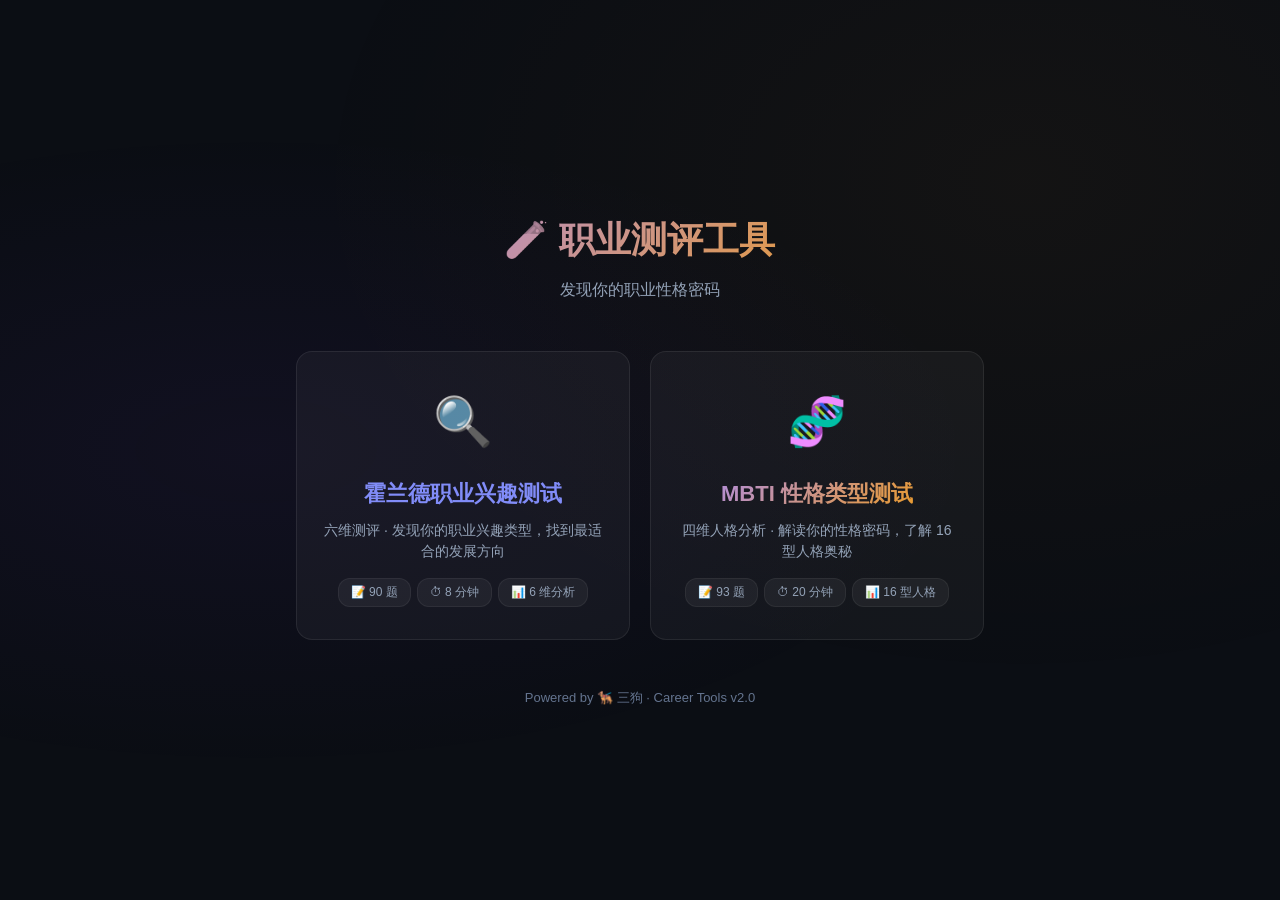
<file: tools/career-test/index.html>
<!doctype html>
<html lang="en">
  <head>
    <meta charset="UTF-8" />
    <link rel="icon" type="image/svg+xml" href="./favicon.svg" />
    <meta name="viewport" content="width=device-width, initial-scale=1.0" />
    <title>职业测评工具</title>
    <script type="module" crossorigin src="./assets/index-DriO5VIw.js"></script>
    <link rel="stylesheet" crossorigin href="./assets/index-C1L4Z1RP.css">
  </head>
  <body>
    <div id="root"></div>
  </body>
</html>
</file>
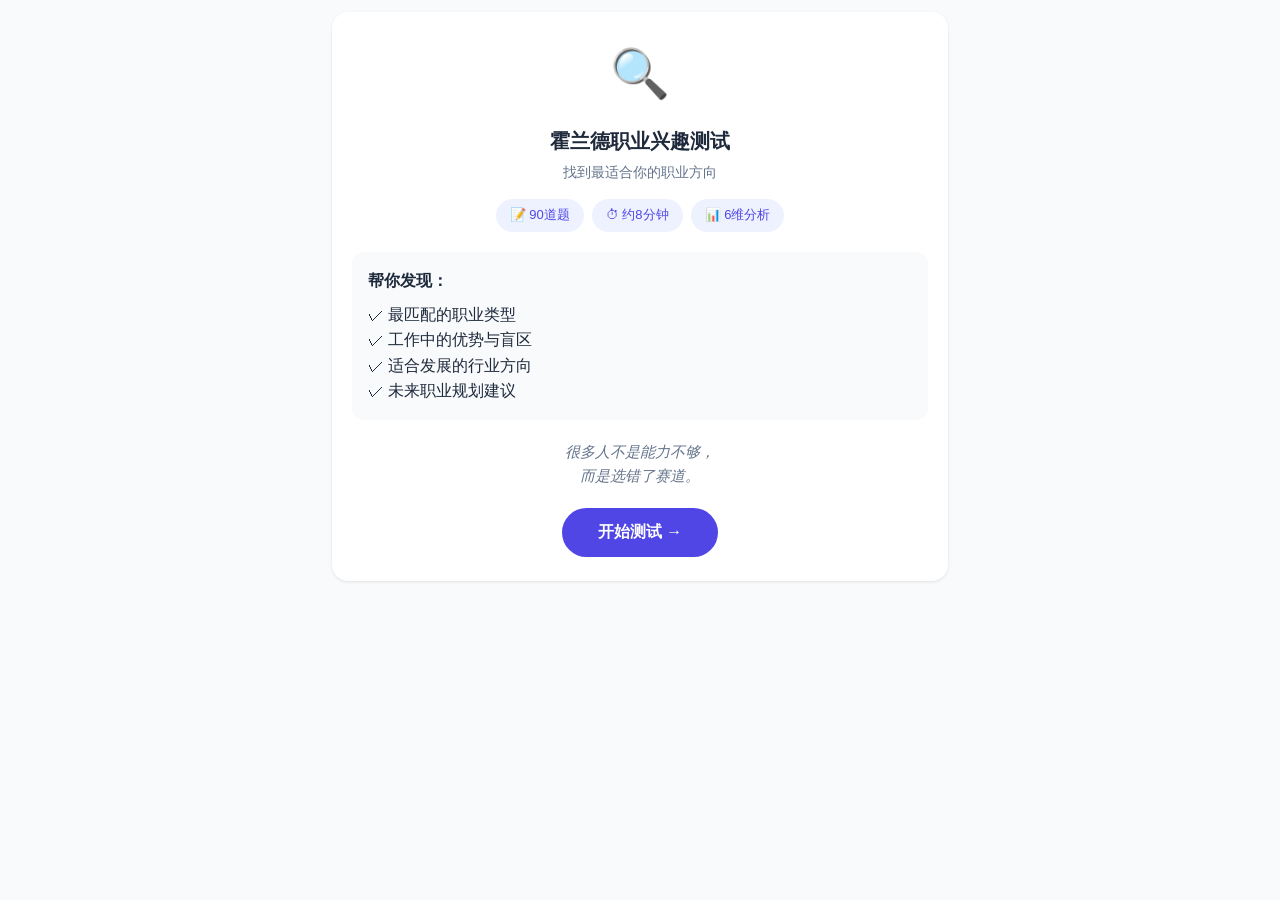
<file: tools/holland-test/index.html>
<!DOCTYPE html>
<html lang="zh-CN">
<head>
<meta charset="UTF-8">
<meta name="viewport" content="width=device-width, initial-scale=1.0, maximum-scale=1.0">
<title>霍兰德职业兴趣测试</title>
<style>
* { margin: 0; padding: 0; box-sizing: border-box; }
body { font-family: -apple-system, "PingFang SC", "Microsoft YaHei", sans-serif; background: #F8FAFC; color: #1E293B; line-height: 1.6; }
.wrap { max-width: 640px; margin: 0 auto; padding: 12px; }
.pg { display: none; }
.pg.sel { display: block; }
.card { background: #FFF; border-radius: 16px; padding: 24px 20px; margin-bottom: 16px; box-shadow: 0 1px 3px rgba(0,0,0,0.1); }
.btn { display: inline-block; padding: 14px 36px; border-radius: 25px; font-size: 16px; font-weight: 600; border: none; cursor: pointer; text-align: center; }
.btn-p { background: #4F46E5; color: #FFF; }
.btn-o { background: #FFF; color: #4F46E5; border: 2px solid #E2E8F0; }
.btn-s { background: #22C55E; color: #FFF; }
.btn-sm { padding: 10px 24px; font-size: 14px; }
.btn:disabled { opacity: 0.4; }
.tc { text-align: center; }
.mt8 { margin-top: 8px; }
.mt12 { margin-top: 12px; }
.mt16 { margin-top: 16px; }
.mt20 { margin-top: 20px; }
.mb8 { margin-bottom: 8px; }
.mb12 { margin-bottom: 12px; }
.mb16 { margin-bottom: 16px; }
.fs20 { font-size: 20px; }
.fs14 { font-size: 14px; }
.fw7 { font-weight: 700; }
.c-secondary { color: #64748B; }
.opt { padding: 14px 16px; border: 2px solid #E2E8F0; border-radius: 12px; margin-bottom: 8px; cursor: pointer; transition: all 0.2s; display: flex; align-items: center; gap: 10px; }
.opt.sel { border-color: #4F46E5; background: #EEF2FF; }
.dot { width: 20px; height: 20px; border: 2px solid #CBD5E1; border-radius: 50%; flex-shrink: 0; }
.opt.sel .dot { border-color: #4F46E5; background: #4F46E5; }
.progress-bg { height: 8px; background: #E2E8F0; border-radius: 4px; overflow: hidden; }
.progress-fill { height: 100%; background: #4F46E5; border-radius: 4px; transition: width 0.3s; }
.opt-group { display: grid; grid-template-columns: 1fr 1fr; gap: 8px; margin: 8px 0; }
.tag { display: inline-block; padding: 4px 12px; border-radius: 12px; font-size: 12px; margin: 2px; }
.tag.best { background: #DCFCE7; color: #166534; }
.tag.dev { background: #FEF9C3; color: #854D0E; }
.tag.cau { background: #FEE2E2; color: #991B1B; }
.tier-tag { display: inline-block; padding: 4px 12px; border-radius: 12px; font-size: 12px; margin: 2px; }
.tier-tag.t1 { background: #FEF3C7; color: #92400E; }
.tier-tag.t2 { background: #E0E7FF; color: #3730A3; }
.score-bar-bg { height: 10px; background: #E2E8F0; border-radius: 5px; overflow: hidden; margin-top: 4px; }
.score-bar { height: 100%; border-radius: 5px; transition: width 1s; }
.sb-r { background: #EF4444; }
.sb-i { background: #3B82F6; }
.sb-a { background: #F59E0B; }
.sb-s { background: #22C55E; }
.sb-e { background: #8B5CF6; }
.sb-c { background: #EC4899; }
.code-badge { display: inline-block; font-size: 42px; font-weight: 900; color: #4F46E5; background: #EEF2FF; padding: 12px 32px; border-radius: 16px; margin: 12px 0; }
.radar-box { text-align: center; margin: 16px 0; }
.radar-box canvas { max-width: 100%; }
.share-btns { display: flex; flex-wrap: wrap; gap: 10px; justify-content: center; margin-top: 20px; }
.quote { font-size: 18px; font-weight: 700; margin-bottom: 12px; }
.advice-list { padding-left: 20px; }
.advice-list li { margin-bottom: 8px; line-height: 1.5; }
.form-label { display: block; font-weight: 600; margin-bottom: 6px; font-size: 14px; }
.form-sel { width: 100%; padding: 12px; border: 2px solid #E2E8F0; border-radius: 12px; font-size: 15px; background: #FFF; }
.form-row { display: flex; gap: 10px; }
.form-row > div { flex: 1; }
.report-sec { margin-bottom: 20px; }
.report-sec h3 { font-size: 16px; margin-bottom: 8px; }
.c-nav { display: flex; justify-content: space-between; gap: 10px; margin-top: 16px; }
.spinner { width: 40px; height: 40px; border: 4px solid #E2E8F0; border-top-color: #4F46E5; border-radius: 50%; animation: spin 0.8s linear infinite; margin: 0 auto; }
@keyframes spin { to { transform: rotate(360deg); } }
.toast { position: fixed; bottom: 80px; left: 50%; transform: translateX(-50%); background: #1E293B; color: #FFF; padding: 12px 24px; border-radius: 12px; font-size: 14px; z-index: 999; }
</style>
</head>
<body>

<div class="wrap" id="app">

<!-- 首页 -->
<div class="pg sel" id="p0">
  <div class="card tc">
    <div style="font-size:48px;">🔍</div>
    <div class="fs20 fw7" style="margin:12px 0 4px;">霍兰德职业兴趣测试</div>
    <div class="c-secondary fs14" style="margin-bottom:16px;">找到最适合你的职业方向</div>
    <div style="display:flex;justify-content:center;gap:8px;margin-bottom:20px;">
      <span style="background:#EEF2FF;color:#4F46E5;padding:6px 14px;border-radius:20px;font-size:13px;">📝 90道题</span>
      <span style="background:#EEF2FF;color:#4F46E5;padding:6px 14px;border-radius:20px;font-size:13px;">⏱ 约8分钟</span>
      <span style="background:#EEF2FF;color:#4F46E5;padding:6px 14px;border-radius:20px;font-size:13px;">📊 6维分析</span>
    </div>
    <div style="background:#F8FAFC;border-radius:12px;padding:16px;margin-bottom:20px;text-align:left;">
      <div style="font-weight:600;margin-bottom:8px;">帮你发现：</div>
      <div>✓ 最匹配的职业类型</div>
      <div>✓ 工作中的优势与盲区</div>
      <div>✓ 适合发展的行业方向</div>
      <div>✓ 未来职业规划建议</div>
    </div>
    <div style="font-style:italic;color:#64748B;margin-bottom:20px;font-size:15px;">很多人不是能力不够，<br>而是选错了赛道。</div>
    <button class="btn btn-p" onclick="showInfo()">开始测试 →</button>
  </div>
</div>

<!-- 信息页 -->
<div class="pg" id="p1">
  <div class="card">
    <div class="fs20 fw7 mb16 tc">进入测试前</div>
    <div class="c-secondary fs14 tc mb16">填写基本信息，生成你的个性化报告</div>
    <div class="form-row">
      <div><label class="form-label">性别</label><select class="form-sel" id="gender"><option>请选择</option><option>男</option><option>女</option></select></div>
      <div><label class="form-label">年龄</label><select class="form-sel" id="age"><option>请选择</option><option>18岁以下</option><option>18-22岁</option><option>23-28岁</option><option>29-35岁</option><option>36-45岁</option><option>45岁以上</option></select></div>
    </div>
    <div class="mt12"><label class="form-label">学历</label><select class="form-sel" id="edu"><option>请选择</option><option>高中及以下</option><option>大专</option><option>本科</option><option>硕士</option><option>博士</option></select></div>
    <div class="mt12"><label class="form-label">当前职业</label><select class="form-sel" id="job"><option>请选择</option><option>在校学生</option><option>互联网/科技</option><option>教育/培训</option><option>金融/咨询</option><option>医疗/健康</option><option>制造/工程</option><option>政府/事业单位</option><option>文化/传媒</option><option>销售/市场</option><option>自由职业</option><option>其他</option></select></div>
    <div class="mt12"><label class="form-label">工作年限</label><select class="form-sel" id="year"><option>请选择</option><option>0年（学生）</option><option>1-3年</option><option>3-5年</option><option>5-10年</option><option>10年以上</option></select></div>
    <button class="btn btn-p mt16" onclick="startTest()">开始答题 →</button>
  </div>
</div>

<!-- 题目页 -->
<div class="pg" id="p2">
  <div class="card">
    <div class="progress-bg mb12"><div class="progress-fill" id="progBar" style="width:0%"></div></div>
    <div style="display:flex;justify-content:space-between;font-size:13px;color:#64748B;margin-bottom:12px;">
      <span id="progLabel">第 1 页 / 共 18 页</span>
      <span id="progPct">0%</span>
    </div>
    <div id="qContainer"></div>
    <div class="c-nav">
      <button class="btn btn-o btn-sm" id="prevBtn" onclick="prevQ()" disabled>上一页</button>
      <button class="btn btn-p btn-sm" id="nextBtn" onclick="nextQ()">下一页</button>
    </div>
  </div>
</div>

<!-- 计算中 -->
<div class="pg" id="p3">
  <div class="card tc" style="padding:60px 20px;">
    <div style="font-size:48px;margin-bottom:16px;">🔮</div>
    <div class="fs20 fw7">正在分析你的结果...</div>
    <div class="c-secondary fs14 mt8">正在基于你的答案计算六维职业兴趣分数</div>
    <div class="mt20"><div class="spinner"></div></div>
  </div>
</div>

<!-- 结果总览 -->
<div class="pg" id="p4">
  <div class="card">
    <div class="fs20 fw7 tc mb16">你的职业兴趣代码</div>
    <div class="tc"><div class="code-badge" id="rCode">---</div></div>
    <div class="tc c-secondary fs14" id="rCodeName">---</div>
    <div class="radar-box"><canvas id="radarC" width="260" height="260"></canvas></div>
    <div id="rList"></div>
  </div>
  <div class="tc mb16"><button class="btn btn-p btn-sm" onclick="g('p5')">查看人格解读 →</button></div>
</div>

<!-- 人格 -->
<div class="pg" id="p5">
  <div class="card"><div class="fs20 fw7 tc mb16">你的人格解读</div><div id="rPersonality"></div></div>
  <div class="tc mb16"><button class="btn btn-p btn-sm" onclick="g('p6')">查看职业匹配 →</button></div>
</div>

<!-- 职业 -->
<div class="pg" id="p6">
  <div class="card"><div class="fs20 fw7 tc mb16">职业匹配建议</div><div id="rJobs"></div></div>
  <div class="tc mb16"><button class="btn btn-p btn-sm" onclick="g('p7')">查看行业推荐 →</button></div>
</div>

<!-- 行业 -->
<div class="pg" id="p7">
  <div class="card"><div class="fs20 fw7 tc mb16">行业推荐</div><div id="rIndustry"></div></div>
  <div class="tc mb16"><button class="btn btn-p btn-sm" onclick="g('p8')">查看成长建议 →</button></div>
</div>

<!-- 建议 -->
<div class="pg" id="p8">
  <div class="card"><div class="fs20 fw7 tc mb16">成长建议</div><div id="rAdvice"></div></div>
  <div class="tc mb16"><button class="btn btn-p btn-sm" onclick="g('p9')">查看完整报告 →</button></div>
</div>

<!-- 报告 -->
<div class="pg" id="p9">
  <div class="card">
    <div class="fs20 fw7 tc mb16">你的职业兴趣报告</div>
    <div class="c-secondary fs14 tc mb16"><span id="rptName">用户</span> 的霍兰德职业兴趣测评报告</div>
    <div class="report-sec"><h3>🔑 霍兰德代码</h3><div style="font-size:24px;font-weight:800;color:#4F46E5;" id="rptCode"></div></div>
    <div class="report-sec"><h3>📊 六维度分析</h3><div id="rptScores"></div></div>
    <div class="report-sec"><h3>✅ 性格优势</h3><div id="rptStr"></div></div>
    <div class="report-sec"><h3>⚠️ 性格风险</h3><div id="rptWeak"></div></div>
    <div class="report-sec"><h3>💼 职业推荐</h3><div id="rptJobs"></div></div>
    <div class="report-sec"><h3>🏢 行业推荐</h3><div id="rptInd"></div></div>
    <div class="report-sec"><h3>📈 成长建议</h3><div id="rptAdv"></div></div>
  </div>
  <div class="share-btns">
    <button class="btn btn-s btn-sm" onclick="fmtPrint()">🖨️ 打印报告</button>
    <button class="btn btn-o btn-sm" onclick="saveResult()">💾 下载结果</button>
    <button class="btn btn-p btn-sm" onclick="shareIt()">📤 分享</button>
    <button class="btn btn-o btn-sm" onclick="g('p0')">🔄 重新测试</button>
  </div>
</div>

</div><!-- /wrap -->

<script>
// --- 数据 ---
var Q = [
  [1,"强壮而敏捷的身体对我很重要","R"],[2,"我必须彻底地了解事情的真相","I"],[3,"我的心情受音乐、色彩和美丽事物的影响极大","A"],[4,"和他人的关系丰富了我的生命并使它有意义","S"],[5,"我自信会成功","E"],[6,"我做事必须有清楚的指引","C"],[7,"我擅长于自己制作、修理东西","R"],[8,"我可以花很长的时间去想通事情的道理","I"],[9,"我重视美丽的环境","A"],[10,"我愿意花时间帮别人解决个人危机","S"],[11,"我喜欢竞争","E"],[12,"我在开始一个计划前会花很多时间去计划","C"],[13,"我喜欢使用双手做事","R"],[14,"探索新构思使我满意","I"],[15,"我是寻求新方法来发挥我的创造力","A"],[16,"我认为能把自己的焦虑和别人分担是很重要的","S"],[17,"成为群体中的关键任务执行者，对我很重要","E"],[18,"我对于自己能重视工作中的所有细节感到骄傲","C"],[19,"我不在乎工作把手弄脏","R"],[20,"我认为教育是个发展及磨练脑力的终身学习过程","I"],[21,"我喜欢非正式的穿着，尝试新颜色和款式","A"],[22,"我常能体会到某人想要和他人沟通的需要","S"],[23,"我喜欢帮助别人不断改进","E"],[24,"我在决策时，通常不愿冒险","C"],[25,"我喜欢购买小零件，做成成品","R"],[26,"有时我长时间阅读，玩拼图游戏，冥想生命本质","I"],[27,"我有很强的想象力","A"],[28,"我喜欢帮助别人发挥天赋和才能","S"],[29,"我喜欢监督事情直至完工","E"],[30,"如果我面对一个新情景，会在事前做充分的准备","C"],[31,"我喜欢独立完成一项任务","R"],[32,"我渴望阅读或思考任何可以引发我好奇心的东西","I"],[33,"我喜欢尝试创新的概念","A"],[34,"如果我和别人摩擦，我会不断尝试化干戈为玉帛","S"],[35,"要成功就必须定高目标","E"],[36,"我喜欢为重大决策负责","C"],[37,"我喜欢直言不讳，不喜欢转弯抹角","R"],[38,"我在解决问题前，必须把问题进行彻底分析","I"],[39,"我喜欢重新布置我的环境，使他们与众不同","A"],[40,"我经常借着和别人交谈来解决自己的问题","S"],[41,"我常想起草一个计划，而由别人完成细节","E"],[42,"准时对我来说非常重要","C"],[43,"从事户外活动令我神清气爽","R"],[44,"我不断地问：为什么？","I"],[45,"我喜欢自己的工作能够抒发我的情绪和感觉","A"],[46,"我喜欢帮助别人找可以和他人相互关注的办法","S"],[47,"能够参与重大决策是件令人兴奋的事情","E"],[48,"我经常保持清洁，喜欢有条不紊","C"],[49,"我喜欢周边环境简单而实际","R"],[50,"我会不断地思索一个问题，直到找出答案为止","I"],[51,"大自然的美深深地触动我的灵魂","A"],[52,"亲密的人际关系对我很重要","S"],[53,"升迁和进步对我极重要","E"],[54,"当我把每日工作计划好时，我会较有安全感","C"],[55,"我不害怕过重工作负荷，且知道工作的重点","R"],[56,"我喜欢能使我思考、给我新观念的书","I"],[57,"我希望能看到艺术表演、戏剧及好的电影","A"],[58,"我对别人的情绪低潮相当的敏感","S"],[59,"能影响别人使我感到兴奋","E"],[60,"当我答应一件事时，我会竭尽监督所有细节","C"],[61,"我希望粗重的肢体工作不会伤害任何人","R"],[62,"我希望能学习所有使我感兴趣的科目","I"],[63,"我希望能做些与众不同的事","A"],[64,"我对别人的困难乐于伸出援手","S"],[65,"我愿意冒一点险以求进步","E"],[66,"当我遵循成规时，我感到安全","C"],[67,"我选车时，最先注意的是好的引擎","R"],[68,"我喜欢能刺激我思考的话","I"],[69,"当我从事创造性的事时，我会忘掉一切旧经验","A"],[70,"我对社会上有许多人需要帮助感到关注","S"],[71,"说服别人依计划行事是件有趣的事情","E"],[72,"我擅长于检查细节","C"],[73,"我通常知道如何应付紧急事件","R"],[74,"阅读新发现的书是件令人兴奋的事情","I"],[75,"我喜欢美丽、不平凡的东西","A"],[76,"我经常关心孤独、不友善的人","S"],[77,"我喜欢讨价还价","E"],[78,"我花钱时小心翼翼","C"],[79,"我用运动来保持强壮的身体","R"],[80,"我经常对大自然的奥秘感到好奇","I"],[81,"尝试不平凡的新事物是件相当有趣的事情","A"],[82,"当别人向我诉说他的困难时，我是个好听众","S"],[83,"做事失败了，我会再接再厉","E"],[84,"我需要确切地知道别人对我的要求是什么","C"],[85,"我喜欢把东西拆开，看看能否修理他们","R"],[86,"我喜欢研读所有的事实，再有逻辑地做出决定","I"],[87,"没有美丽事物的生活，对我而言是不可思议的","A"],[88,"人们经常告诉我他们的问题","S"],[89,"我常能借着资讯网络和别人取得联系","E"],[90,"小心谨慎地完成一件事是件有成就感的事情","C"]
];

var TN = {R:"现实型", I:"研究型", A:"艺术型", S:"社会型", E:"企业型", C:"常规型"};
var TYPES = ["R","I","A","S","E","C"];
var PER = 5, CUR = 0, ANSW = {}, RES = null;
var optLabels = ["非常符合","比较符合","一般","不符合"];
var optVals = [3,2,1,0];

var MODERN_JOBS = {
  best: {
    R:["机械工程师","电气工程师","建筑设计师","自动驾驶测试工程师","无人机操作员","运动康复师","餐饮主厨"],
    I:["数据科学家","AI算法工程师","医学研究员","量化分析师","生物科技研究员","网络安全专家","科研学者"],
    A:["UX/UI设计师","游戏原画师","短视频编导","品牌设计师","独立音乐人","作家/编剧","室内设计师"],
    S:["心理咨询师","职业规划师","人力资源总监","大学教师","社会工作者","教育培训顾问"],
    E:["产品经理","创业CEO","销售总监","投资经理","企业顾问","市场营销总监","政府事务经理"],
    C:["财务总监","审计师","数据分析师","运营管理","档案管理员","项目管理","供应链经理"]
  },
  dev: {
    R:["技术项目经理","产品测试工程师","工程顾问","安全工程师"],
    I:["科技行业分析师","生物信息学专家","专利代理人","技术研究员"],
    A:["新媒体运营","广告创意总监","艺术策展人","自由插画师"],
    S:["HRBP","企业培训师","社区运营","公关专员"],
    E:["互联网运营","商务拓展","保险经纪人","品牌经理"],
    C:["税务筹划师","风控分析师","系统运维","会计"]
  },
  cau:["重复性行政岗位","流水线作业员","高度机械化操作岗","单一数据录入岗","无需思考的重复劳动"]
};

var INDUSTRIES = {
  t1: { R:["智能制造","新能源","建筑地产","体育健康","交通运输"], I:["AI科技","生物医药","金融科技","科研教育","半导体"], A:["文化传媒","娱乐游戏","时尚设计","广告创意","影视文创"], S:["教育培训","心理健康","医疗健康","社会工作","公益组织"], E:["互联网","风险投资","管理咨询","房地产","消费品牌"], C:["金融保险","审计会计","政府机构","企业管理","信息技术"] },
  t2: { R:["农业科技","物流仓储","制造业"], I:["环境保护","数据分析","咨询服务"], A:["品牌营销","自媒体","休闲旅游"], S:["社区服务","亲子教育","养老服务"], E:["跨境电商","企业服务","供应链"], C:["银行证券","财税服务","人力资源"] }
};

var TYPE_DESC = {
  R: { like:["动手操作","户外活动","使用工具","机械维修"], dislike:["复杂社交","抽象思考","文书工作"], good:["动手能力强","务实稳重","耐力好","做事踏实"], bad:["不善社交","缺乏想象力","适应性差","表达欠佳"] },
  I: { like:["探索未知","独立思考","分析问题","学习新知"], dislike:["重复劳动","机械执行","强社交"], good:["学习能力强","分析突出","逻辑优秀","善于解决复杂问题"], bad:["可能过度思考","行动力不足","不喜欢管理琐事","社交偏少"] },
  A: { like:["创造表达","审美追求","新颖创意","自由工作"], dislike:["重复刻板","严格规则","约束环境"], good:["创造力强","审美敏锐","情感丰富","表达力好"], bad:["不够务实","情绪化","不守常规","容易冲动","不喜欢细节"] },
  S: { like:["助人为乐","人际交流","团队合作","影响他人"], dislike:["独立工作","机械操作","冷冰冰的环境"], good:["同理心强","善于沟通","乐于助人","责任感强"], bad:["过于在意他人看法","容易情感透支","决策犹豫","被他人情绪影响"] },
  E: { like:["领导团队","竞争挑战","影响说服","追求成就"], dislike:["被动执行","缺乏挑战","按部就班"], good:["领导力强","执行力好","敢于冒险","善于交际"], bad:["过于强势","不够耐心","容易忽视细节","过于结果导向"] },
  C: { like:["计划组织","精确有序","规则清晰","完成细节"], dislike:["模糊环境","频繁变化","不确定性"], good:["条理性强","细心可靠","守时守信","执行力强"], bad:["缺乏创新","应变力弱","过于保守","不喜欢变化"] }
};

// --- 核心函数 ---
function g(id) { 
  // 生成内容
  if (id === 'p5' && RES) showPerson();
  else if (id === 'p6' && RES) showJobs();
  else if (id === 'p7' && RES) showInd();
  else if (id === 'p8' && RES) showAdv();
  else if (id === 'p9' && RES) showRpt();
  // 切换页面
  var all = document.querySelectorAll('.pg');
  for (var i = 0; i < all.length; i++) all[i].classList.remove('sel');
  document.getElementById(id).classList.add('sel');
  var wrap = document.getElementById('app');
  wrap.scrollIntoView({behavior: 'smooth', block: 'start'});
}

function showInfo() { g('p1'); }
function showCalc() { g('p3'); }

function startTest() {
  ANSW = {};
  CUR = 0;
  renderQ();
  g('p2');
}

function renderQ() {
  var start = CUR * PER;
  var items = Q.slice(start, start + PER);
  var totalPages = Math.ceil(Q.length / PER);
  var html = '';
  for (var i = 0; i < items.length; i++) {
    var q = items[i];
    var num = start + i + 1;
    html += '<div style="margin-bottom:20px;">';
    html += '<div style="font-size:12px;color:#64748B;margin-bottom:4px;">第 ' + num + ' 题 / 共 90 题</div>';
    html += '<div style="font-weight:600;margin-bottom:8px;">' + q[1] + '</div>';
    html += '<div id="opts' + q[0] + '">';
    var sel = ANSW[q[0]];
    for (var oi = 0; oi < optLabels.length; oi++) {
      var cls = (sel === optVals[oi]) ? ' sel' : '';
      html += '<div class="opt' + cls + '" onclick="pick(' + q[0] + ',' + optVals[oi] + ')"><span class="dot"></span><span>' + optLabels[oi] + '</span></div>';
    }
    html += '</div></div>';
  }
  // 随机的鼓励语
  var encouragements = [
    "💪 做选择时相信第一直觉，你最了解自己",
    "🌟 没有标准答案，每一个选择都很珍贵",
    "✨ 你在认真地了解自己，这本身就很棒",
    "🌸 别想太多，凭感觉选就好",
    "🌱 每次选择都是对自己的重新发现",
    "🌈 放松点，这就像和好朋友聊天一样自然",
    "🎯 告诉自己：我有权利了解真正的自己",
    "💡 你的直觉往往比头脑更了解你",
    "🌿 慢慢来，不着急，答案你自己知道",
    "🔆 不需要完美，只需要真实",
    "🍀 每一个回答都是你内心的一面镜子",
    "🎵 好好感受这些题目，它们像音符一样拼凑出你的图谱",
    "⭐ 你已经比大多数人都勇敢了——敢于面对真实的自己",
    "🌙 做了这么多了，你真的很认真"
  ];
  html += '<div style="text-align:center;font-size:13px;color:#4F46E5;padding:12px 0;font-style:italic;">' + encouragements[Math.floor(Math.random() * encouragements.length)] + '</div>';
  document.getElementById('qContainer').innerHTML = html;
  var done = Math.min(90, CUR * PER + Object.keys(ANSW).filter(function(k){return ANSW[k]!==undefined}).length);
  var pct = Math.round(done / 90 * 100);
  document.getElementById('progBar').style.width = Math.min(pct,100) + '%';
  document.getElementById('progLabel').textContent = '第 ' + (CUR+1) + ' 页 / 共 ' + totalPages + ' 页';
  document.getElementById('progPct').textContent = Math.min(pct,100) + '%';
  document.getElementById('prevBtn').disabled = (CUR === 0);
  var isLast = (CUR === totalPages - 1);
  document.getElementById('nextBtn').textContent = isLast ? '提交答案' : '下一页';
  document.getElementById('nextBtn').disabled = false;
  scrollToTop();
}

function pick(qid, val) {
  ANSW[qid] = val;
  // 更新 UI
  var opts = document.getElementById('opts' + qid).querySelectorAll('.opt');
  for (var i = 0; i < opts.length; i++) {
    opts[i].classList.toggle('sel', optVals[i] === val);
  }
  var done = Object.keys(ANSW).filter(function(k){return ANSW[k]!==undefined}).length;
  var pct = Math.round(done / 90 * 100);
  document.getElementById('progBar').style.width = Math.min(pct,100) + '%';
  document.getElementById('progPct').textContent = Math.min(pct,100) + '%';
}

function prevQ() {
  if (CUR > 0) { CUR--; renderQ(); }
  document.getElementById('app').scrollIntoView();
}

function nextQ() {
  var start = CUR * PER;
  var items = Q.slice(start, start + PER);
  for (var i = 0; i < items.length; i++) {
    if (ANSW[items[i][0]] === undefined) {
      toast('请回答本页所有题目后再继续');
      return;
    }
  }
  var totalPages = Math.ceil(Q.length / PER);
  if (CUR < totalPages - 1) {
    CUR++;
    renderQ();
  } else {
    scrollToTop();
    calcResult();
  }
}

function calcResult() {
  g('p3');
  setTimeout(function() {
    var scores = {R:0, I:0, A:0, S:0, E:0, C:0};
    for (var i = 0; i < Q.length; i++) {
      var v = ANSW[Q[i][0]];
      if (v !== undefined) scores[Q[i][2]] += v;
    }
    var maxPer = 15 * 3;
    var pct = {};
    for (var t = 0; t < TYPES.length; t++) {
      pct[TYPES[t]] = Math.round(scores[TYPES[t]] / maxPer * 100);
    }
    var sorted = TYPES.slice().sort(function(a,b){return pct[b]-pct[a];});
    RES = {raw:scores, scores:pct, sorted:sorted, code:sorted.slice(0,3).join('')};
    showResult();
  }, 1200);
}

function showResult() {
  var s = RES.scores;
  document.getElementById('rCode').textContent = RES.code;
  document.getElementById('rCodeName').textContent = RES.sorted.map(function(t){return TN[t];}).join(' + ');
  drawRadar(s);
  var html = '';
  for (var i = 0; i < RES.sorted.length; i++) {
    var t = RES.sorted[i];
    var p = s[t];
    html += '<div style="margin-bottom:8px;"><div style="display:flex;justify-content:space-between;font-size:14px;"><span><strong>' + TN[t] + '</strong> (' + t + ')</span><span>' + p + '</span></div><div class="score-bar-bg"><div class="score-bar sb-' + t.toLowerCase() + '" style="width:' + p + '%"></div></div></div>';
  }
  document.getElementById('rList').innerHTML = html;
  g('p4');
}

function drawRadar(scores) {
  var c = document.getElementById('radarC');
  var ctx = c.getContext('2d');
  var w = 260, h = 260, cx = w/2, cy = h/2, r = 95;
  ctx.clearRect(0,0,w,h);
  var angles = [];
  for (var i = 0; i < TYPES.length; i++) angles.push(Math.PI * 2 * i / TYPES.length - Math.PI/2);
  ctx.strokeStyle = '#E2E8F0';
  for (var ri = 1; ri <= 5; ri++) {
    var rr = r * ri / 5;
    ctx.beginPath();
    for (var i = 0; i < angles.length; i++) {
      var x = cx + rr * Math.cos(angles[i]), y = cy + rr * Math.sin(angles[i]);
      i === 0 ? ctx.moveTo(x,y) : ctx.lineTo(x,y);
    }
    ctx.closePath(); ctx.stroke();
  }
  for (var i = 0; i < angles.length; i++) {
    ctx.beginPath(); ctx.moveTo(cx,cy); ctx.lineTo(cx+r*Math.cos(angles[i]),cy+r*Math.sin(angles[i])); ctx.stroke();
  }
  ctx.beginPath();
  for (var i = 0; i < angles.length; i++) {
    var x = cx + r * (scores[TYPES[i]]/100) * Math.cos(angles[i]);
    var y = cy + r * (scores[TYPES[i]]/100) * Math.sin(angles[i]);
    i === 0 ? ctx.moveTo(x,y) : ctx.lineTo(x,y);
  }
  ctx.closePath(); ctx.fillStyle = 'rgba(79,70,229,0.2)'; ctx.fill(); ctx.strokeStyle = '#4F46E5'; ctx.lineWidth=2; ctx.stroke();
  ctx.font = '13px sans-serif'; ctx.textAlign = 'center'; ctx.fillStyle = '#1E293B';
  for (var i = 0; i < angles.length; i++) {
    var x = cx + (r + 18) * Math.cos(angles[i]);
    var y = cy + (r + 18) * Math.sin(angles[i]);
    ctx.fillText(TYPES[i], x, y + 4);
  }
}

function showPerson() {
  var html = '<div class="quote">你的核心类型是 <strong>' + TN[RES.sorted[0]] + '</strong></div>';
  for (var i = 0; i < Math.min(3, RES.sorted.length); i++) {
    html += typeCard(RES.sorted[i]);
  }
  document.getElementById('rPersonality').innerHTML = html;
}

function typeCard(t) {
  var d = TYPE_DESC[t];
  var h = '<div style="border:2px solid #E2E8F0;border-radius:12px;padding:16px;margin-bottom:12px;">';
  h += '<h4 style="margin-bottom:8px;">' + TN[t] + '（' + t + '）</h4>';
  h += '<div class="opt-group"><div><strong style="font-size:13px;color:#166534;">✓ 喜欢：</strong><ul style="font-size:13px;padding-left:16px;">';
  for (var i = 0; i < d.like.length; i++) h += '<li>' + d.like[i] + '</li>';
  h += '</ul></div><div><strong style="font-size:13px;color:#991B1B;">✗ 不喜欢：</strong><ul style="font-size:13px;padding-left:16px;">';
  for (var i = 0; i < d.dislike.length; i++) h += '<li>' + d.dislike[i] + '</li>';
  h += '</ul></div></div>';
  h += '<div style="display:flex;gap:8px;margin-top:8px;">';
  h += '<div style="flex:1;background:#F0FDF4;border-radius:8px;padding:10px;"><strong style="font-size:13px;color:#166534;">优势</strong><br><span style="font-size:13px;">' + d.good.join('、') + '</span></div>';
  h += '<div style="flex:1;background:#FEF2F2;border-radius:8px;padding:10px;"><strong style="font-size:13px;color:#991B1B;">风险</strong><br><span style="font-size:13px;">' + d.bad.join('、') + '</span></div>';
  h += '</div></div>';
  return h;
}

function showJobs() {
  var sorted = RES.sorted;
  var best = [], dev = [];
  for (var i = 0; i < sorted.length; i++) {
    if (MODERN_JOBS.best[sorted[i]]) best = best.concat(MODERN_JOBS.best[sorted[i]]);
    if (MODERN_JOBS.dev[sorted[i]]) dev = dev.concat(MODERN_JOBS.dev[sorted[i]]);
  }
  var h = '<div style="margin-bottom:16px;"><h4 style="margin-bottom:8px;">最适合你的职业</h4>';
  h += best.map(function(j){return '<span class="tag best">' + j + '</span>';}).join('') + '</div>';
  h += '<div style="margin-bottom:16px;"><h4 style="margin-bottom:8px;">可发展的职业</h4>';
  h += dev.map(function(j){return '<span class="tag dev">' + j + '</span>';}).join('') + '</div>';
  h += '<div><h4 style="margin-bottom:8px;">谨慎选择的职业</h4>';
  h += MODERN_JOBS.cau.map(function(j){return '<span class="tag cau">' + j + '</span>';}).join('') + '</div>';
  document.getElementById('rJobs').innerHTML = h;
}

function showInd() {
  var sorted = RES.sorted;
  var t1 = [], t2 = [];
  for (var i = 0; i < sorted.length; i++) {
    if (INDUSTRIES.t1[sorted[i]]) t1 = t1.concat(INDUSTRIES.t1[sorted[i]]);
    if (INDUSTRIES.t2[sorted[i]]) t2 = t2.concat(INDUSTRIES.t2[sorted[i]]);
  }
  var h = '<div style="margin-bottom:16px;"><h4 style="margin-bottom:8px;">第一梯队</h4>';
  h = h + [...new Set(t1)].map(function(j){return '<span class="tier-tag t1">' + j + '</span>';}).join('');
  h += '</div><div><h4 style="margin-bottom:8px;">第二梯队</h4>';
  h = h + [...new Set(t2)].map(function(j){return '<span class="tier-tag t2">' + j + '</span>';}).join('');
  h += '</div>';
  document.getElementById('rIndustry').innerHTML = h;
}

function showAdv() {
  var sorted = RES.sorted;
  var list = [];
  if (sorted[0] === 'I') list.push("少研究，多行动——定下目标就动手，不要等到【完全想明白】");
  if (sorted[0] === 'A') list.push("把创意落地——好的创意需要执行来验证");
  if (sorted[0] === 'S') list.push("设立情感边界——帮助他人之前，先照顾好自己");
  if (sorted[0] === 'E') list.push("关注细节——大的方向感很好，但细节决定成败");
  if (sorted[0] === 'R') list.push("拓展人际圈——技术很强，别忘了和人打交道的价值");
  if (sorted[0] === 'C') list.push("偶尔跳出规则——循规蹈矩很安全，但会让你错过一些机会");
  list.push("每年至少学习一项新技能，保持竞争力");
  list.push("建立个人知识库，系统梳理你的专业积累");
  list.push("尝试成为某个细分领域的专家，建立你的个人品牌");
  list.push("定期复盘职业规划：你喜欢现在的方向吗？下一步要走向哪里？");
  var h = '<ol class="advice-list">' + list.map(function(a){return '<li>' + a + '</li>';}).join('') + '</ol>';
  document.getElementById('rAdvice').innerHTML = h;
}

function showRpt() {
  var s = RES.scores, sorted = RES.sorted;
  var name = document.getElementById('gender').value;
  var age = document.getElementById('age').value;
  document.getElementById('rptName').textContent = name + (name !== '请选择' ? ' · ' : '') + age;
  document.getElementById('rptCode').textContent = RES.code + '（' + sorted.map(function(t){return TN[t];}).join(' + ') + '）';
  var html = '';
  for (var i = 0; i < sorted.length; i++) {
    var t = sorted[i];
    html += '<div style="margin-bottom:6px;"><div style="display:flex;justify-content:space-between;font-size:13px;"><span>' + TN[t] + ' (' + t + ')</span><span>' + s[t] + '/100</span></div><div class="score-bar-bg"><div class="score-bar sb-' + t.toLowerCase() + '" style="width:' + s[t] + '%"></div></div></div>';
  }
  document.getElementById('rptScores').innerHTML = html;
  var d = TYPE_DESC[sorted[0]];
  document.getElementById('rptStr').innerHTML = '<p style="font-size:14px;">' + d.good.join('、') + '</p>';
  document.getElementById('rptWeak').innerHTML = '<p style="font-size:14px;">' + d.bad.join('、') + '</p>';
  var best = [];
  for (var i = 0; i < sorted.length; i++) if (MODERN_JOBS.best[sorted[i]]) best = best.concat(MODERN_JOBS.best[sorted[i]]);
  document.getElementById('rptJobs').innerHTML = '<p style="font-size:14px;">' + best.slice(0,6).join('、') + '</p>';
  var inds = [];
  for (var i = 0; i < sorted.length; i++) if (INDUSTRIES.t1[sorted[i]]) inds = inds.concat(INDUSTRIES.t1[sorted[i]]);
  document.getElementById('rptInd').innerHTML = '<p style="font-size:14px;">' + [...new Set(inds)].slice(0,6).join('、') + '</p>';
  var adv = [];
  if (sorted[0] === 'I') adv.push("少研究，多行动");
  if (sorted[0] === 'A') adv.push("把创意落地");
  if (sorted[0] === 'S') adv.push("设立情感边界");
  if (sorted[0] === 'E') adv.push("关注细节");
  if (sorted[0] === 'R') adv.push("拓展人际圈");
  if (sorted[0] === 'C') adv.push("偶尔跳出规则");
  adv.push("每年学习一项新技能","建立个人知识库","成为细分领域专家","定期复盘");
  document.getElementById('rptAdv').innerHTML = '<ol class="advice-list" style="font-size:14px;">' + adv.map(function(a){return '<li>' + a + '</li>';}).join('') + '</ol>';
}

function scrollToTop() {
  var wrap = document.getElementById('app');
  if (wrap) wrap.scrollIntoView({behavior: 'smooth', block: 'start'});
}  

function toast(msg) {
  var t = document.createElement('div');
  t.className = 'toast'; t.textContent = msg;
  document.body.appendChild(t);
  setTimeout(function(){t.remove();}, 2500);
}

function fmtPrint() {
  toast('正在打开打印功能…可直接保存为PDF');
  window.print();
}

function saveResult() {
  if (!RES) { toast('请先完成测试'); return; }
  var name = document.getElementById('gender').value || '用户';
  var code = RES.code;
  var sorted = RES.sorted.map(function(t){return TN[t];}).join(' + ');
  var s = '';
  s += '═══════════════════════════════════\n';
  s += '  霍兰德职业兴趣测试报告\n';
  s += '═══════════════════════════════════\n\n';
  s += '用户信息：' + name + '\n';
  s += '测试时间：' + new Date().toLocaleString('zh-CN') + '\n\n';
  s += '🔑 职业代码：' + code + '\n';
  s += '  类型组合：' + sorted + '\n\n';
  s += '📊 六维度分数：\n';
  for (var i = 0; i < TYPES.length; i++) {
    var t = TYPES[i];
    s += '  ' + TN[t] + ' (' + t + ')：' + RES.scores[t] + '/100\n';
  }
  s += '\n';
  for (var i = 0; i < Math.min(3, RES.sorted.length); i++) {
    var t = RES.sorted[i];
    var d = TYPE_DESC[t];
    s += '【' + TN[t] + '】\n';
    s += '  优势：' + d.good.join('、') + '\n';
    s += '  风险：' + d.bad.join('、') + '\n\n';
  }
  var best = [];
  for (var i = 0; i < RES.sorted.length; i++) {
    if (MODERN_JOBS.best[RES.sorted[i]]) best = best.concat(MODERN_JOBS.best[RES.sorted[i]]);
  }
  s += '💼 推荐职业：\n  ' + best.slice(0,8).join('、') + '\n\n---\n由霍兰德职业兴趣测试生成';
  var blob = new Blob([s], {type:'text/plain;charset=utf-8'});
  var a = document.createElement('a');
  a.href = URL.createObjectURL(blob);
  a.download = '霍兰德测试报告_' + code + '.txt';
  document.body.appendChild(a);
  a.click();
  document.body.removeChild(a);
  URL.revokeObjectURL(a.href);
  toast('报告已下载！');
}

function shareIt() {
  if (!RES) { toast('请先完成测试'); return; }
  var text = '我的霍兰德职业兴趣测试结果\n代码：' + RES.code + '\n类型：' + RES.sorted.map(function(t){return TN[t];}).join(' + ') + '\n\n快来做测试吧！';
  if (navigator.share) {
    navigator.share({title: '霍兰德职业兴趣测试', text: text});
  } else {
    try {
      navigator.clipboard.writeText(text).then(function(){toast('已复制，去分享吧！');});
    } catch(e) {
      toast('请手动复制结果');
    }
  }
}
</script>
</body>
</html>
</file>
<file: assets/style.css>
/* ========================================
   花叔心理 · Huahu Xinli
   温暖专业风格 · 2026
   ======================================== */

:root {
    --primary: #E8893A;       /* 暖橙 */
    --primary-light: #F5D6B8;
    --primary-dark: #CC7730;
    --secondary: #E8893A;
    --secondary-light: #F5D6B8;
    --accent: #E8893A;

    --bg-white: #FFFBF8;
    --bg-warm: #FDF6F0;
    --bg-cream: #F5EDE6;
    --bg-section: #FFF8F2;

    --text-dark: #2C2418;
    --text-body: #4A3F35;
    --text-light: #8A7E72;
    --text-muted: #B5A99D;

    --border: #EDE4DB;
    --shadow: 0 4px 24px rgba(44, 36, 24, 0.06);
    --shadow-lg: 0 8px 40px rgba(44, 36, 24, 0.10);

    --font-display: 'Noto Serif SC', serif;
    --font-body: 'Noto Sans SC', -apple-system, BlinkMacSystemFont, 'Segoe UI', sans-serif;

    --radius: 16px;
    --radius-sm: 10px;
    --radius-lg: 24px;

    --nav-height: 72px;
}

/* Reset */
*, *::before, *::after { margin: 0; padding: 0; box-sizing: border-box; }

html { scroll-behavior: smooth; font-size: 16px; }

body {
    font-family: var(--font-body);
    color: var(--text-body);
    background: var(--bg-white);
    line-height: 1.7;
    -webkit-font-smoothing: antialiased;
    overflow-x: hidden;
}

img { max-width: 100%; height: auto; display: block; }
a { color: var(--primary-dark); text-decoration: none; transition: color 0.3s; }
a:hover { color: var(--primary); }

.container { max-width: 1140px; margin: 0 auto; padding: 0 24px; }

/* ========== NAV ========== */
.navbar {
    position: fixed; top: 0; left: 0; right: 0;
    height: var(--nav-height);
    background: rgba(255, 251, 250, 0.92);
    backdrop-filter: blur(16px);
    -webkit-backdrop-filter: blur(16px);
    border-bottom: 1px solid var(--border);
    z-index: 1000;
    transition: all 0.3s;
}

.nav-container {
    display: flex; align-items: center; justify-content: space-between;
    height: 100%;
}

.nav-logo {
    display: flex; align-items: center; gap: 8px;
    font-family: var(--font-display);
    font-size: 1.2rem; font-weight: 700;
    color: var(--text-dark) !important;
}

.nav-logo-icon { font-size: 1.4rem; }

.nav-menu {
    display: flex; align-items: center; gap: 8px;
    list-style: none;
}

.nav-link {
    padding: 8px 16px;
    font-size: 0.9rem; font-weight: 500;
    color: var(--text-body) !important;
    border-radius: 8px;
    transition: all 0.3s;
}

.nav-link:hover { background: var(--bg-warm); color: var(--primary-dark) !important; }

.nav-cta {
    background: linear-gradient(135deg, var(--primary), var(--primary-dark));
    color: #fff !important;
    padding: 10px 20px;
    border-radius: 8px;
    font-weight: 600;
}
.nav-cta:hover { background: var(--primary-dark); color: #fff !important; transform: translateY(-1px); }

.nav-toggle {
    display: none; flex-direction: column; gap: 5px;
    background: none; border: none; cursor: pointer;
    padding: 8px;
}
.nav-toggle span {
    display: block; width: 24px; height: 2px;
    background: var(--text-dark);
    border-radius: 2px;
    transition: all 0.3s;
}

/* ========== HERO ========== */
.hero {
    min-height: 100vh;
    padding: var(--nav-height) 0 0;
    display: flex; align-items: center;
    position: relative;
    overflow: hidden;
}

.hero-bg {
    position: absolute; inset: 0;
    background: linear-gradient(135deg, #FFF9F5 0%, #FDF2E8 50%, #F8EDE4 100%);
    z-index: 0;
}

.hero-container {
    position: relative; z-index: 1;
    display: grid; grid-template-columns: 1fr 1fr;
    gap: 60px; align-items: center;
    padding-top: 40px; padding-bottom: 60px;
}

.hero-badge {
    display: inline-block;
    padding: 6px 16px;
    background: rgba(196, 149, 106, 0.12);
    color: var(--primary-dark);
    border-radius: 20px;
    font-size: 0.85rem; font-weight: 600;
    margin-bottom: 20px;
}

.hero-title {
    font-family: var(--font-display);
    font-size: 3rem; font-weight: 700;
    line-height: 1.25;
    color: var(--text-dark);
    margin-bottom: 16px;
}

.highlight-text {
    background: linear-gradient(135deg, var(--primary), var(--primary-dark));
    -webkit-background-clip: text;
    -webkit-text-fill-color: transparent;
    background-clip: text;
}

.hero-subtitle {
    font-size: 1.05rem;
    color: var(--text-light);
    margin-bottom: 32px;
    line-height: 1.6;
}

.hero-stats {
    display: flex; gap: 32px;
    margin-bottom: 36px;
}

.hero-stat { text-align: center; }

.hero-stat-num {
    display: block;
    font-family: var(--font-display);
    font-size: 2rem; font-weight: 700;
    color: var(--primary-dark);
    line-height: 1.2;
}

.hero-stat-label {
    font-size: 0.8rem;
    color: var(--text-light);
}

.hero-image {
    position: relative;
    display: flex; justify-content: center;
}

.hero-photo {
    width: 380px; height: 380px;
    border-radius: 50%;
    object-fit: cover;
    border: 4px solid var(--primary-light);
    box-shadow: var(--shadow-lg);
    position: relative; z-index: 1;
}

/* Hero image decoration removed */

/* Buttons */
.btn {
    display: inline-flex; align-items: center; gap: 8px;
    padding: 14px 32px;
    font-family: var(--font-body);
    font-size: 1rem; font-weight: 600;
    border-radius: 10px;
    border: none; cursor: pointer;
    transition: all 0.3s;
}

.btn-primary {
    background: linear-gradient(135deg, var(--primary), var(--primary-dark));
    color: #fff;
    box-shadow: 0 4px 16px rgba(196, 149, 106, 0.3);
}

.btn-primary:hover {
    transform: translateY(-2px);
    box-shadow: 0 8px 24px rgba(196, 149, 106, 0.4);
}

.btn-full { width: 100%; justify-content: center; }

/* ========== SECTIONS ========== */
.section {
    padding: 100px 0;
}

.section-header {
    text-align: center;
    max-width: 640px;
    margin: 0 auto 60px;
}

.section-tag {
    display: inline-block;
    padding: 4px 14px;
    background: var(--primary-light);
    color: var(--primary-dark);
    border-radius: 20px;
    font-size: 0.78rem; font-weight: 600;
    letter-spacing: 2px;
    text-transform: uppercase;
    margin-bottom: 12px;
}

.section-title {
    font-family: var(--font-display);
    font-size: 2.2rem;
    color: var(--text-dark);
    margin-bottom: 16px;
    line-height: 1.3;
}

.section-desc {
    font-size: 1.05rem;
    color: var(--text-light);
    line-height: 1.7;
}

/* ========== ABOUT ========== */
.about { background: var(--bg-section); }

.about-grid {
    display: grid; grid-template-columns: repeat(2, 1fr);
    gap: 24px;
}

.about-card {
    background: var(--bg-white);
    padding: 36px 32px;
    border-radius: var(--radius);
    border: 1px solid var(--border);
    transition: all 0.3s;
}

.about-card:hover {
    transform: translateY(-4px);
    box-shadow: var(--shadow-lg);
}

.about-card-icon {
    font-size: 2rem;
    margin-bottom: 16px;
}

.about-card h3 {
    font-family: var(--font-display);
    font-size: 1.2rem;
    color: var(--text-dark);
    margin-bottom: 12px;
}

.about-card p {
    font-size: 0.95rem;
    color: var(--text-light);
    line-height: 1.7;
}

/* ========== SERVICES ========== */
.services-grid {
    display: grid; grid-template-columns: repeat(3, 1fr);
    gap: 24px;
}

.service-card {
    background: var(--bg-white);
    border: 1px solid var(--border);
    border-radius: var(--radius);
    padding: 40px 32px;
    transition: all 0.3s;
    position: relative;
}

.service-card:hover {
    transform: translateY(-4px);
    box-shadow: var(--shadow-lg);
}

.service-card.featured {
    border-color: var(--primary);
    box-shadow: 0 0 0 1px var(--primary);
}

.service-badge {
    position: absolute; top: -10px; right: 20px;
    background: linear-gradient(135deg, var(--primary), var(--primary-dark));
    color: #fff;
    padding: 4px 16px;
    border-radius: 20px;
    font-size: 0.78rem; font-weight: 600;
}

.service-icon { font-size: 2.2rem; margin-bottom: 16px; }

.service-card h3 {
    font-family: var(--font-display);
    font-size: 1.3rem;
    color: var(--text-dark);
    margin-bottom: 12px;
}

.service-desc {
    font-size: 0.92rem;
    color: var(--text-light);
    margin-bottom: 20px;
    line-height: 1.7;
}

.service-features {
    list-style: none;
    margin-bottom: 24px;
}

.service-features li {
    padding: 6px 0 6px 24px;
    font-size: 0.9rem;
    color: var(--text-body);
    position: relative;
}

.service-features li::before {
    content: "✦";
    position: absolute; left: 0;
    color: var(--primary);
    font-size: 0.8rem;
}

.service-price {
    text-align: center;
    padding-top: 20px;
    border-top: 1px solid var(--border);
}

.price {
    font-family: var(--font-display);
    font-size: 0.95rem;
    color: var(--primary-dark);
    font-weight: 600;
}

/* ========== CASES ========== */
.cases { background: var(--bg-section); }

.cases-list {
    max-width: 800px;
    margin: 0 auto;
    display: flex; flex-direction: column; gap: 32px;
}

.case-card {
    display: flex; gap: 28px;
    background: var(--bg-white);
    border-radius: var(--radius);
    padding: 36px;
    border: 1px solid var(--border);
    transition: all 0.3s;
}

.case-card:hover { box-shadow: var(--shadow); transform: translateY(-2px); }

.case-number {
    font-family: var(--font-display);
    font-size: 2.5rem; font-weight: 700;
    color: var(--primary-light);
    line-height: 1;
    min-width: 60px;
}

.case-content h3 {
    font-family: var(--font-display);
    font-size: 1.15rem;
    color: var(--text-dark);
    margin-bottom: 10px;
}

.case-tags {
    display: flex; flex-wrap: wrap; gap: 8px;
    margin-bottom: 14px;
}

.case-tags span {
    padding: 3px 12px;
    background: var(--primary-light);
    color: var(--primary-dark);
    border-radius: 12px;
    font-size: 0.78rem; font-weight: 500;
}

.case-content p {
    font-size: 0.92rem;
    color: var(--text-light);
    line-height: 1.7;
    margin-bottom: 8px;
}

/* ========== EXPERIENCE ========== */
.exp-grid {
    display: grid; grid-template-columns: 1fr 1fr;
    gap: 40px;
}

.exp-column-title {
    font-family: var(--font-display);
    font-size: 1.3rem;
    color: var(--text-dark);
    margin-bottom: 28px;
}

/* Timeline */
.timeline { position: relative; padding-left: 28px; }

.timeline::before {
    content: '';
    position: absolute; left: 7px; top: 8px; bottom: 0;
    width: 2px;
    background: linear-gradient(to bottom, var(--primary-light), transparent);
}

.timeline-item { position: relative; margin-bottom: 32px; }

.timeline-dot {
    position: absolute; left: -24px; top: 6px;
    width: 14px; height: 14px;
    background: var(--primary);
    border-radius: 50%;
    border: 3px solid var(--bg-white);
    box-shadow: 0 0 0 2px var(--primary-light);
}

.timeline-content h4 {
    font-size: 1.05rem;
    color: var(--text-dark);
    margin-bottom: 4px;
}

.timeline-date {
    display: inline-block;
    font-size: 0.82rem;
    color: var(--primary-dark);
    font-weight: 600;
    margin-bottom: 4px;
}

.timeline-content > p {
    font-size: 0.9rem;
    color: var(--text-light);
    margin-bottom: 8px;
}

.timeline-content ul {
    list-style: none;
}

.timeline-content li {
    padding: 3px 0 3px 18px;
    font-size: 0.88rem;
    color: var(--text-light);
    position: relative;
}

.timeline-content li::before {
    content: "·";
    position: absolute; left: 4px;
    color: var(--primary);
    font-weight: 700;
}

/* Credentials */
.cred-list { display: flex; flex-direction: column; gap: 16px; }

.cred-item {
    display: flex; gap: 14px; align-items: flex-start;
    padding: 14px;
    background: var(--bg-white);
    border-radius: var(--radius-sm);
    border: 1px solid var(--border);
}

.cred-icon { font-size: 1.5rem; }

.cred-item h4 {
    font-size: 0.95rem;
    color: var(--text-dark);
    margin-bottom: 2px;
}

.cred-item p {
    font-size: 0.85rem;
    color: var(--text-light);
}

/* Awards */
.awards-grid {
    display: grid; grid-template-columns: 1fr 1fr;
    gap: 10px;
}

.award-item {
    display: flex; align-items: center; gap: 8px;
    padding: 10px 14px;
    background: var(--bg-white);
    border-radius: var(--radius-sm);
    border: 1px solid var(--border);
    font-size: 0.88rem;
    color: var(--text-body);
}

.award-icon { font-size: 1.1rem; }

/* Supervision */
.supervision-list {
    display: flex; flex-direction: column; gap: 10px;
}

.supervision-item {
    display: flex; justify-content: space-between; align-items: center;
    padding: 10px 14px;
    background: var(--bg-white);
    border-radius: var(--radius-sm);
    border: 1px solid var(--border);
    font-size: 0.88rem;
    color: var(--text-body);
}

.sup-hours {
    font-weight: 700;
    color: var(--primary-dark);
    font-size: 0.85rem;
}

/* ========== COMMUNITY PROJECTS ========== */
.community { background: var(--bg-section); }

.projects-grid {
    display: grid; grid-template-columns: repeat(3, 1fr);
    gap: 24px;
}

.project-card {
    background: var(--bg-white);
    border-radius: var(--radius);
    overflow: hidden;
    border: 1px solid var(--border);
    transition: all 0.3s;
}

.project-card:hover { transform: translateY(-4px); box-shadow: var(--shadow-lg); }

.project-img {
    height: 200px; overflow: hidden;
}

.project-img img {
    width: 100%; height: 100%;
    object-fit: cover;
    transition: transform 0.5s;
}

.project-card:hover .project-img img { transform: scale(1.05); }

.project-info { padding: 24px; }

.project-tag {
    display: inline-block;
    padding: 2px 10px;
    background: var(--primary-light);
    color: var(--primary-dark);
    border-radius: 10px;
    font-size: 0.75rem; font-weight: 600;
    margin-bottom: 10px;
}

.project-info h3 {
    font-family: var(--font-display);
    font-size: 1.1rem;
    color: var(--text-dark);
    margin-bottom: 8px;
}

.project-info p {
    font-size: 0.88rem;
    color: var(--text-light);
    line-height: 1.6;
}

/* ========== QUOTE ========== */
.quote-section {
    background: linear-gradient(135deg, var(--bg-warm), var(--bg-cream));
    text-align: center;
}

.quote-block { max-width: 700px; margin: 0 auto; }

.quote-mark {
    font-family: var(--font-display);
    font-size: 5rem;
    line-height: 0.8;
    color: var(--primary-light);
    margin-bottom: 16px;
}

.quote-text {
    font-family: var(--font-display);
    font-size: 1.5rem;
    font-weight: 400;
    color: var(--text-dark);
    line-height: 1.8;
    margin-bottom: 20px;
}

.quote-author {
    font-style: normal;
    font-size: 1rem;
    color: var(--text-light);
}

/* ========== GALLERY ========== */
.gallery-grid {
    display: grid; grid-template-columns: repeat(4, 1fr);
    gap: 16px;
}

.gallery-item {
    border-radius: var(--radius-sm);
    overflow: hidden;
    cursor: pointer;
    aspect-ratio: 1;
}

.gallery-item img {
    width: 100%; height: 100%;
    object-fit: cover;
    transition: transform 0.5s;
}

.gallery-item:hover img { transform: scale(1.08); }

/* ========== CONTACT ========== */
.contact { background: var(--bg-section); }

.contact-grid {
    display: grid; grid-template-columns: 1fr 1.2fr;
    gap: 40px;
}

.contact-info {
    display: grid; grid-template-columns: 1fr 1fr;
    gap: 16px;
    align-content: start;
}

.contact-card {
    background: var(--bg-white);
    padding: 24px;
    border-radius: var(--radius-sm);
    border: 1px solid var(--border);
    text-align: center;
    transition: all 0.3s;
}

.contact-card:hover { box-shadow: var(--shadow); }

.contact-icon { font-size: 1.8rem; margin-bottom: 10px; }

.contact-card h4 {
    font-size: 0.9rem;
    color: var(--text-light);
    margin-bottom: 6px;
}

.contact-card a, .contact-card p {
    font-size: 0.92rem;
    font-weight: 600;
    color: var(--text-dark);
}

/* Form */
.contact-form-wrapper {
    background: var(--bg-white);
    padding: 36px;
    border-radius: var(--radius);
    border: 1px solid var(--border);
}

.form-group { margin-bottom: 20px; }

.form-group label {
    display: block;
    font-size: 0.88rem; font-weight: 600;
    color: var(--text-dark);
    margin-bottom: 6px;
}

.form-group input,
.form-group textarea {
    width: 100%;
    padding: 12px 16px;
    font-family: var(--font-body);
    font-size: 0.92rem;
    color: var(--text-dark);
    background: var(--bg-white);
    border: 1px solid var(--border);
    border-radius: var(--radius-sm);
    transition: all 0.3s;
    outline: none;
}

.form-group input:focus,
.form-group textarea:focus {
    border-color: var(--primary);
    box-shadow: 0 0 0 3px rgba(196, 149, 106, 0.1);
}

.form-note {
    text-align: center;
    font-size: 0.82rem;
    color: var(--text-muted);
    margin-top: 12px;
}

/* ========== FOOTER ========== */
.footer {
    background: var(--text-dark);
    color: rgba(255,255,255,0.7);
    padding: 60px 0 30px;
}

.footer-content {
    display: flex; justify-content: space-between; align-items: center;
    margin-bottom: 40px;
    padding-bottom: 24px;
    border-bottom: 1px solid rgba(255,255,255,0.1);
}

.footer-logo {
    font-family: var(--font-display);
    font-size: 1.3rem; font-weight: 700;
    color: #fff;
}

.footer-brand p {
    font-size: 0.88rem;
    margin-top: 6px;
}

.footer-links {
    display: flex; gap: 24px;
}

.footer-links a {
    color: rgba(255,255,255,0.6) !important;
    font-size: 0.9rem;
    transition: color 0.3s;
}

.footer-links a:hover { color: #fff !important; }

.footer-bottom {
    text-align: center;
    font-size: 0.82rem;
}

/* ========== MODAL ========== */
.modal {
    display: none;
    position: fixed; inset: 0;
    background: rgba(0,0,0,0.85);
    z-index: 2000;
    justify-content: center; align-items: center;
    cursor: pointer;
    padding: 40px;
}

.modal.active { display: flex; }

.modal-content {
    max-width: 90vw;
    max-height: 85vh;
    border-radius: var(--radius-sm);
    object-fit: contain;
}

.modal-close {
    position: absolute; top: 20px; right: 30px;
    font-size: 2.5rem;
    color: #fff;
    background: none;
    border: none;
    cursor: pointer;
    opacity: 0.7;
    transition: opacity 0.3s;
}

.modal-close:hover { opacity: 1; }

/* ========== RESPONSIVE ========== */
@media (max-width: 1024px) {
    .hero-container { grid-template-columns: 1fr; text-align: center; gap: 40px; }
    .hero-stats { justify-content: center; }
    .hero-photo { width: 280px; height: 280px; }
    .hero-title { font-size: 2.4rem; }
    
    .services-grid { grid-template-columns: 1fr; }
    .projects-grid { grid-template-columns: 1fr; }
    .exp-grid { grid-template-columns: 1fr; }
}

@media (max-width: 768px) {
    .nav-menu {
        display: none;
        position: fixed; top: var(--nav-height); left: 0; right: 0;
        background: rgba(255, 251, 250, 0.98);
        backdrop-filter: blur(16px);
        flex-direction: column;
        padding: 20px;
        border-bottom: 1px solid var(--border);
    }
    
    .nav-menu.active { display: flex; }
    .nav-toggle { display: flex; }
    
    .hero { min-height: auto; padding-top: 100px; padding-bottom: 60px; }
    .hero-container { gap: 30px; }
    .hero-title { font-size: 1.7rem; line-height: 1.3; }
    .hero-subtitle { font-size: 0.92rem; }
    .hero-stats { gap: 16px; }
    .hero-stat-num { font-size: 1.3rem; }
    .hero-badge { font-size: 0.78rem; padding: 4px 14px; }
    
    .hero-photo { width: 260px; height: 260px; }
    
    
    .btn { padding: 12px 24px; font-size: 0.9rem; }
    
    .section { padding: 50px 0; }
    .section-title { font-size: 1.4rem; }
    .section-desc { font-size: 0.88rem; }
    
    .about-grid { grid-template-columns: 1fr; }
    .contact-grid { grid-template-columns: 1fr; }
    .contact-info { grid-template-columns: 1fr 1fr; }
    .awards-grid { grid-template-columns: 1fr; }
    
    .case-card { flex-direction: column; gap: 8px; }
    .case-number { font-size: 1.6rem; }
    
    .cert-section img.cert-image { height: 180px !important; }
    
    .modal { padding: 20px; }
    .modal-content { max-width: 95vw; max-height: 80vh; }
    .modal-close { top: 10px; right: 16px; font-size: 2rem; }
    
    .footer-content { flex-direction: column; gap: 20px; text-align: center; }
    .footer { padding: 40px 0 20px; }
}

@media (max-width: 480px) {
    .container { padding: 0 16px; }
    .hero-title { font-size: 1.4rem; }
    .hero-photo { width: 220px; height: 220px; }
    .hero-stat { min-width: 60px; }
    
    .contact-info { grid-template-columns: 1fr; }
    .contact-form-wrapper { padding: 20px; }
    
    .cert-section img.cert-image { height: 150px !important; }
    
    .project-card { flex-direction: column; }
    
    .cred-item h4 { font-size: 0.85rem; }
    .cred-item p { font-size: 0.78rem; }
}
</file>
<file: tools/career-test/assets/index-C1L4Z1RP.css>
.home-container{flex-direction:column;justify-content:center;max-width:720px;min-height:100vh;margin:0 auto;padding:60px 16px 40px;display:flex}.home-header{text-align:center;margin-bottom:48px}.home-title{background:linear-gradient(135deg,#a78bfa 0%,#f59e0b 100%);-webkit-text-fill-color:transparent;-webkit-background-clip:text;background-clip:text;margin-bottom:8px;font-size:36px;font-weight:800}.home-sub{color:#94a3b8;font-size:16px}.home-cards{grid-template-columns:1fr 1fr;gap:20px;display:grid}.home-card{-webkit-backdrop-filter:blur(12px);text-align:center;cursor:pointer;color:inherit;background:#ffffff0a;border:1px solid #ffffff14;border-radius:16px;padding:32px 24px;text-decoration:none;transition:all .3s;display:block}.home-card:hover{border-color:#fff3;transform:translateY(-4px)}.card-holland:hover{border-color:#4f46e566;box-shadow:0 12px 40px #4f46e526}.card-mbti:hover{border-color:#7c3aed66;box-shadow:0 12px 40px #7c3aed26}.card-icon{margin-bottom:16px;font-size:48px;display:block}.home-card h2{margin-bottom:8px;font-size:22px;font-weight:700}.card-holland h2{color:#818cf8}.card-mbti h2{background:linear-gradient(135deg,#a78bfa,#f59e0b);-webkit-text-fill-color:transparent;-webkit-background-clip:text;background-clip:text}.home-card p{color:#94a3b8;font-size:14px;line-height:1.5}.card-meta{flex-wrap:wrap;justify-content:center;gap:6px;margin-top:16px;display:flex}.card-meta span{color:#94a3b8;background:#ffffff0d;border:1px solid #ffffff0f;border-radius:12px;padding:4px 12px;font-size:12px}.home-footer{text-align:center;color:#64748f;margin-top:48px;font-size:13px}@media (width<=560px){.home-cards{grid-template-columns:1fr}.home-container{padding:40px 16px}}.glass-card{-webkit-backdrop-filter:blur(12px);background:#ffffff0a;border:1px solid #ffffff14;border-radius:16px;margin-bottom:16px;padding:24px 20px;animation:.4s both fadeIn}.h-container{max-width:680px;margin:0 auto;padding:20px 16px;animation:.4s fadeIn}.h-encourage{text-align:center;color:#fbbf24;background:#f59e0b14;border:1px solid #f59e0b26;border-radius:12px;margin-bottom:12px;padding:12px;font-size:15px;font-weight:600}.h-loading{justify-content:center;align-items:center;min-height:60vh;display:flex}.h-spinner{border:4px solid #ffffff14;border-top-color:#818cf8;border-radius:50%;width:40px;height:40px;animation:.8s linear infinite spin}@keyframes spin{to{transform:rotate(360deg)}}.h-hero{text-align:center}.h-hero-icon{margin-bottom:20px;font-size:56px;display:inline-block}.h-hero-content{animation:3s ease-in-out infinite float;display:inline-block}.h-hero-title{background:linear-gradient(135deg,#818cf8 0%,#22c55e 100%);-webkit-text-fill-color:transparent;letter-spacing:1px;-webkit-background-clip:text;background-clip:text;margin-bottom:6px;font-size:30px;font-weight:800}.h-hero-sub{color:#94a3b8;margin-bottom:24px;font-size:15px}.h-badges{flex-wrap:wrap;justify-content:center;gap:8px;margin-bottom:24px;display:flex}.h-badges span{color:#818cf8;background:#4f46e526;border:1px solid #4f46e533;border-radius:20px;padding:6px 14px;font-size:13px}.h-btn{cursor:pointer;text-align:center;border:none;border-radius:12px;width:100%;padding:14px;font-size:16px;font-weight:600;transition:all .25s;display:block}.h-btn-primary{color:#fff;background:linear-gradient(135deg,#4f46e5 0%,#3730a3 100%)}.h-btn-primary:hover{transform:translateY(-2px);box-shadow:0 8px 25px #4f46e566}.h-btn-primary:disabled{opacity:.35;cursor:not-allowed;transform:none!important}.h-btn-outline{color:#818cf8;background:0 0;border:1.5px solid #4f46e566}.h-btn-outline:hover{background:#4f46e51a;border-color:#818cf8}.h-btn-success{color:#fff;background:linear-gradient(135deg,#22c55e 0%,#16a34a 100%)}.h-btn-success:hover{transform:translateY(-2px);box-shadow:0 8px 25px #22c55e66}.h-form-row{grid-template-columns:1fr 1fr;gap:12px;display:grid}.h-form-group{margin-bottom:16px}.h-form-group label{color:#94a3b8;margin-bottom:8px;font-size:14px;font-weight:500;display:block}.h-form-group select{color:#e2e8f0;appearance:none;background:#ffffff0d url("data:image/svg+xml,%3Csvg xmlns='http://www.w3.org/2000/svg' width='12' height='12' viewBox='0 0 12 12'%3E%3Cpath fill='%2394A3B8' d='M6 8L1 3h10z'/%3E%3C/svg%3E") right 14px center no-repeat;border:1px solid #ffffff14;border-radius:10px;width:100%;padding:12px 36px 12px 12px;font-size:15px;transition:border-color .2s}.h-form-group select:focus{border-color:#818cf8;outline:none}.h-form-group select option{color:#e2e8f0;background:#1e293b}.h-progress{margin-bottom:20px}.h-progress-hdr{color:#64748b;justify-content:space-between;margin-bottom:8px;font-size:13px;display:flex}.h-progress-bg{background:#ffffff14;border-radius:2px;height:4px;overflow:hidden}.h-progress-fill{background:linear-gradient(90deg,#4f46e5,#818cf8);border-radius:2px;height:100%;transition:width .3s}.h-q-item{background:#ffffff08;border:1px solid #ffffff0f;border-radius:12px;margin-bottom:12px;padding:16px}.h-q-hdr{gap:6px;margin-bottom:6px;display:flex}.h-q-type{color:#818cf8;background:#4f46e526;border-radius:10px;padding:2px 10px;font-size:12px;font-weight:600}.h-q-text{color:#e2e8f0;margin-bottom:12px;font-size:16px;font-weight:500;line-height:1.5}.h-q-opts{grid-template-columns:1fr 1fr;gap:8px;display:grid}.h-q-opt{cursor:pointer;color:#94a3b8;border:1px solid #ffffff14;border-radius:8px;align-items:center;gap:10px;padding:11px 14px;font-size:14px;transition:all .2s;display:flex}.h-q-opt:hover{color:#e2e8f0;background:#4f46e50d;border-color:#4f46e54d}.h-q-opt.sel{color:#818cf8;background:#4f46e51a;border-color:#4f46e5;font-weight:600}.h-dot{border:2px solid #fff3;border-radius:50%;flex-shrink:0;width:18px;height:18px;transition:all .2s}.h-q-opt.sel .h-dot{background:#4f46e5;border-color:#4f46e5}.h-nav{gap:12px;margin-top:16px;display:flex}.h-nav .h-btn{flex:1}.h-code-badge{gap:8px;margin:16px 0;display:inline-flex}.h-code-letter{letter-spacing:4px;text-shadow:0 0 30px;font-size:42px;font-weight:900}.h-scores{gap:12px;margin:16px 0;display:grid}.h-score-bar-item{padding:8px 0}.h-score-bg{background:#ffffff0f;border-radius:3px;height:6px;overflow:hidden}.h-score-fill{border-radius:3px;height:100%;transition:width 1s cubic-bezier(.16,1,.3,1)}.h-job-tags{flex-wrap:wrap;align-items:center;gap:6px;display:flex}.h-job-tag{color:#94a3b8;background:#ffffff0a;border-radius:14px;padding:4px 12px;font-size:12px}.h-job-tag.best{color:#818cf8;background:#4f46e526;font-weight:600}.h-job-tag.caution{color:#f87171;background:#ef44441f;text-decoration:line-through}.h-actions{flex-wrap:wrap;gap:10px;display:flex}.h-actions .h-btn{flex:1;min-width:120px;font-size:14px}@media (width<=480px){.h-container{padding:12px}.h-form-row,.h-q-opts{grid-template-columns:1fr}.h-code-letter{font-size:32px}.h-actions .h-btn{padding:12px 8px;font-size:13px}}@media print{body{background:#fff!important}.h-encourage,.h-nav,.h-actions,.h-btn{display:none!important}.h-q-item{border:1px solid #ddd!important}.h-container{max-width:100%!important;padding:0!important}.h-container *{color:#222!important}.h-container .h-hero-title{-webkit-text-fill-color:#222!important;color:#222!important}.h-container .h-code-letter{text-shadow:none!important;color:#222!important}.h-container .h-q-text{color:#222!important}.h-container .h-progress-hdr{color:#222!important}.h-q-opt.sel{color:#000!important;background:#f5f5f5!important;border-color:#333!important}.h-q-opt{color:#222!important}.h-q-opt.sel .h-dot{background:#333!important;border-color:#333!important}.h-hero-title{-webkit-text-fill-color:#333!important;color:#333!important}.h-code-letter{text-shadow:none!important;color:#333!important}.h-job-tag{color:#222!important;background:#f0f0f0!important}.h-job-tag.best{color:#4f46e5!important}.h-job-tag.caution{color:#dc2626!important}}.mbti-container{max-width:680px;margin:0 auto;padding:20px 16px;animation:.4s fadeIn}.m-encourage{text-align:center;color:#a78bfa;background:#7c3aed14;border:1px solid #7c3aed26;border-radius:12px;margin-bottom:12px;padding:12px;font-size:15px;font-weight:600}.mbti-loading{flex-direction:column;justify-content:center;align-items:center;min-height:60vh;display:flex}.mbti-loading-dots{gap:8px;display:flex}.ml-dot{border-radius:50%;width:12px;height:12px;animation:1.2s ease-in-out infinite dotPulse}.mbti-hero{text-align:center}.mbti-hero-icon{margin-bottom:20px;font-size:56px;display:inline-block}.mbti-hero-title{background:linear-gradient(135deg,#a78bfa 0%,#f59e0b 100%);-webkit-text-fill-color:transparent;letter-spacing:1px;-webkit-background-clip:text;background-clip:text;margin-bottom:8px;font-size:32px;font-weight:800}.mbti-hero-sub{color:#94a3b8;margin-bottom:24px;font-size:16px}.mbti-badges{flex-wrap:wrap;justify-content:center;gap:8px;margin-bottom:24px;display:flex}.mbti-badges span{color:#a78bfa;background:#7c3aed26;border:1px solid #7c3aed33;border-radius:20px;padding:6px 14px;font-size:13px}.mbti-badges .orange{color:#fbbf24;background:#f59e0b26;border-color:#f59e0b33}.mbti-section-grid{grid-template-columns:1fr 1fr;gap:10px;margin-bottom:24px;display:grid}.ms{text-align:center;background:#ffffff08;border:1px solid #ffffff0f;border-radius:10px;padding:14px;font-size:13px}.ms .ms-num{margin-bottom:4px;font-size:24px;font-weight:800;display:block}.ms .ms-label{color:#94a3b8}.ms.s1 .ms-num{color:#7c3aed}.ms.s2 .ms-num{color:#f59e0b}.ms.s3 .ms-num{color:#22c55e}.ms.s4 .ms-num{color:#ec4899}.mbti-resume{margin-top:12px}.btn{cursor:pointer;text-align:center;border:none;border-radius:12px;width:100%;padding:16px;font-size:16px;font-weight:600;transition:all .25s;display:block}.btn-primary{color:#fff;background:linear-gradient(135deg,#7c3aed 0%,#5b21b6 100%)}.btn-primary:hover{transform:translateY(-2px);box-shadow:0 8px 25px #7c3aed66}.btn-primary:disabled{opacity:.35;cursor:not-allowed;transform:none!important}.btn-outline{color:#a78bfa;background:0 0;border:1.5px solid #7c3aed66}.btn-outline:hover{background:#7c3aed1a;border-color:#a78bfa}.btn-accent{color:#1b1102;background:linear-gradient(135deg,#f59e0b 0%,#d97706 100%)}.btn-accent:hover{transform:translateY(-2px);box-shadow:0 8px 25px #f59e0b66}.btn-accent:disabled{opacity:.35;cursor:not-allowed;transform:none!important}.btn-success{color:#fff;background:linear-gradient(135deg,#22c55e 0%,#16a34a 100%)}.btn-success:hover{transform:translateY(-2px);box-shadow:0 8px 25px #22c55e66}.btn-prev{color:#94a3b8;background:#ffffff0f;border:1px solid #ffffff14}.btn-prev:hover{color:#e2e8f0;background:#ffffff1a}.mbti-form-row{grid-template-columns:1fr 1fr;gap:12px;margin-bottom:4px;display:grid}.mbti-form-group{margin-bottom:18px}.mbti-form-group label{color:#94a3b8;margin-bottom:8px;font-size:14px;font-weight:500;display:block}.mbti-form-group select,.mbti-form-group input{color:#e2e8f0;appearance:none;background:#ffffff0d;border:1px solid #ffffff14;border-radius:10px;width:100%;padding:14px;font-size:15px;transition:border-color .2s}.mbti-form-group select{background-image:url("data:image/svg+xml,%3Csvg xmlns='http://www.w3.org/2000/svg' width='12' height='12' viewBox='0 0 12 12'%3E%3Cpath fill='%2394A3B8' d='M6 8L1 3h10z'/%3E%3C/svg%3E");background-position:right 14px center;background-repeat:no-repeat}.mbti-form-group select:focus,.mbti-form-group input:focus{border-color:#7c3aed;outline:none}.mbti-form-group select option{color:#e2e8f0;background:#1e293b}.mbti-progress{margin-bottom:24px}.mbti-progress-header{color:#94a3b8;justify-content:space-between;margin-bottom:10px;font-size:13px;display:flex}.mbti-section-label{color:#a78bfa;font-weight:600}.mbti-progress-track{background:#ffffff14;border-radius:2px;height:4px;overflow:hidden}.mbti-progress-fill{background:linear-gradient(90deg,#7c3aed,#a78bfa);border-radius:2px;height:100%;transition:width .5s cubic-bezier(.16,1,.3,1)}.mbti-q-item{background:#ffffff08;border:1px solid #ffffff0f;border-radius:10px;margin-bottom:14px;padding:18px 16px}.mbti-q-item.answered{border-color:#7c3aed4d}.mbti-q-meta{align-items:center;gap:8px;margin-bottom:8px;font-size:12px;display:flex}.mbti-q-num{color:#94a3b8;background:#ffffff0f;border-radius:50%;flex-shrink:0;justify-content:center;align-items:center;width:24px;height:24px;font-size:12px;font-weight:600;display:flex}.mbti-q-tag{border-radius:10px;padding:2px 10px;font-size:11px;font-weight:500}.mbti-q-tag.s1{color:#a78bfa;background:#7c3aed26}.mbti-q-tag.s2{color:#fbbf24;background:#f59e0b26}.mbti-q-tag.s3{color:#4ade80;background:#22c55e26}.mbti-q-tag.s4{color:#f472b6;background:#ec489926}.mbti-q-text{color:#e2e8f0;margin-bottom:14px;font-size:15px;font-weight:500;line-height:1.5}.mbti-q-opts{flex-direction:column;gap:8px;display:flex}.mbti-q-opt{cursor:pointer;color:#94a3b8;border:1px solid #ffffff14;border-radius:8px;align-items:center;gap:12px;padding:11px 14px;font-size:14px;transition:all .2s;display:flex}.mbti-q-opt:hover{color:#e2e8f0;background:#7c3aed0d;border-color:#7c3aed4d}.mbti-q-opt.selected{color:#a78bfa;background:#7c3aed1a;border-color:#7c3aed}.mbti-radio-dot{border:2px solid #fff3;border-radius:50%;flex-shrink:0;width:18px;height:18px;transition:all .2s}.mbti-q-opt.selected .mbti-radio-dot{background:#7c3aed;border-color:#7c3aed}.mbti-opt-label{color:#ffffff4d;flex-shrink:0;font-size:13px;font-weight:600}.mbti-q-opt.selected .mbti-opt-label{color:#a78bfa}.mbti-nav{gap:12px;margin-top:24px;display:flex}.mbti-nav .btn{flex:1}.mbti-result-badge{background:linear-gradient(135deg,#7c3aed33,#f59e0b1a);border:1px solid #7c3aed4d;border-radius:16px;gap:6px;margin:16px 0;padding:14px 28px;display:inline-flex}.mbti-letter{background:linear-gradient(135deg,#a78bfa,#f59e0b);-webkit-text-fill-color:transparent;letter-spacing:6px;-webkit-background-clip:text;background-clip:text;font-size:42px;font-weight:900}.mbti-result-title{text-align:center;color:#e2e8f0;margin-bottom:4px;font-size:24px;font-weight:700}.mbti-result-sub{text-align:center;color:#94a3b8;margin-bottom:24px;font-size:15px}.mbti-dim-item{margin-bottom:14px}.mbti-dim-hdr{justify-content:space-between;align-items:center;margin-bottom:8px;font-size:13px;display:flex}.mbti-dim-pair{color:#64748b;justify-content:space-between;margin-bottom:4px;font-size:12px;display:flex}.mbti-dim-track{background:#ffffff0f;border-radius:3px;height:6px;overflow:hidden}.mbti-dim-bar{border-radius:3px;height:100%;transition:width 1s cubic-bezier(.16,1,.3,1)}.mbti-dim-bar.ei{background:linear-gradient(90deg,#a78bfa,#7c3aed)}.mbti-dim-bar.sn{background:linear-gradient(90deg,#fbbf24,#f59e0b)}.mbti-dim-bar.tf{background:linear-gradient(90deg,#4ade80,#22c55e)}.mbti-dim-bar.jp{background:linear-gradient(90deg,#f472b6,#ec4899)}.mbti-profile-sec{margin-bottom:20px}.mbti-profile-sec h3{color:#e2e8f0;align-items:center;gap:8px;margin-bottom:12px;font-size:15px;font-weight:700;display:flex}.mbti-tags{flex-wrap:wrap;gap:8px;display:flex}.mbti-tags .tag-primary{color:#a78bfa;background:#7c3aed26;border:1px solid #7c3aed33;border-radius:20px;padding:5px 14px;font-size:13px}.mbti-tags .tag{color:#94a3b8;background:#ffffff0d;border:1px solid #ffffff14;border-radius:20px;padding:5px 14px;font-size:13px}.mbti-career-grid{grid-template-columns:1fr 1fr;gap:8px;display:grid}.mbti-career-item{color:#94a3b8;background:#ffffff08;border:1px solid #ffffff0f;border-radius:8px;padding:10px 14px;font-size:14px}.mbti-career-item .c-icon{color:#a78bfa;margin-right:6px}.mbti-actions{flex-wrap:wrap;gap:10px;display:flex}.mbti-actions .btn{flex:1;min-width:130px;padding:14px 10px;font-size:14px}@media (width<=480px){.mbti-container{padding:12px}.mbti-hero-title{font-size:26px}.mbti-form-row,.mbti-career-grid{grid-template-columns:1fr}.mbti-result-badge{padding:12px 20px}.mbti-letter{letter-spacing:4px;font-size:32px}}@media print{body{background:#fff!important}.m-encourage,.mbti-nav,.mbti-actions,.btn{display:none!important}.mbti-container{max-width:100%!important;padding:0!important}.mbti-container *{color:#222!important}.mbti-container .mbti-letter{background:none!important;-webkit-text-fill-color:#222!important;color:#222!important;text-shadow:none!important}.mbti-container .mbti-dim-hdr span{color:#222!important;text-shadow:none!important}.mbti-container .mbti-dim-pair{color:#222!important}.mbti-container .mbti-q-text{color:#222!important}.mbti-q-item{border:1px solid #ddd!important}.mbti-q-opt.selected{background:#f5f5f5!important;border-color:#333!important;color:#222!important}.mbti-q-opt{color:#222!important}.mbti-result-badge{background:#f5f5f5!important;border:1px solid #ddd!important}.mbti-letter{color:#333!important;text-shadow:none!important}.mbti-result-title{color:#222!important}.mbti-result-sub{color:#222!important}.mbti-profile-sec h3{color:#222!important}.mbti-tags .tag{color:#222!important;background:#f0f0f0!important}.mbti-tags .tag-primary{color:#333!important;background:#ede9fe!important;border-color:#c4b5fd!important}.mbti-career-item{color:#222!important;background:#f9f9f9!important}.mbti-career-item .c-icon{color:#7c3aed!important}.mbti-section-label{color:#7c3aed!important}.mbti-q-num{color:#222!important}}*{box-sizing:border-box;margin:0;padding:0}:root{--primary:#7c3aed;--primary-light:#a78bfa;--primary-dark:#5b21b6;--accent:#f59e0b;--accent-light:#fbbf24;--bg:#0b0e14;--text:#e2e8f0;--text-secondary:#94a3b8;--text-muted:#64748b;--glass:#ffffff0a;--glass-border:#ffffff14;--radius:12px;--shadow:0 4px 20px #0000004d;--ei-color:#7c3aed;--sn-color:#f59e0b;--tf-color:#22c55e;--jp-color:#ec4899}body{background:var(--bg);color:var(--text);min-height:100vh;font-family:-apple-system,BlinkMacSystemFont,Inter,PingFang SC,Noto Sans SC,sans-serif;line-height:1.6;overflow-x:hidden}body:before{content:"";pointer-events:none;z-index:0;background:radial-gradient(at 20%,#7c3aed0f 0%,#0000 50%),radial-gradient(at 80% 20%,#f59e0b0a 0%,#0000 50%);position:fixed;inset:0}#root{z-index:1;min-height:100vh;position:relative}@keyframes fadeIn{0%{opacity:0;transform:translateY(16px)}to{opacity:1;transform:translateY(0)}}@keyframes pageIn{0%{opacity:0;transform:translateY(24px)}to{opacity:1;transform:translateY(0)}}@keyframes float{0%,to{transform:translateY(0)}50%{transform:translateY(-6px)}}@keyframes dotPulse{0%,to{opacity:.4;transform:scale(1)}50%{opacity:1;transform:scale(1.5)}}
</file>
